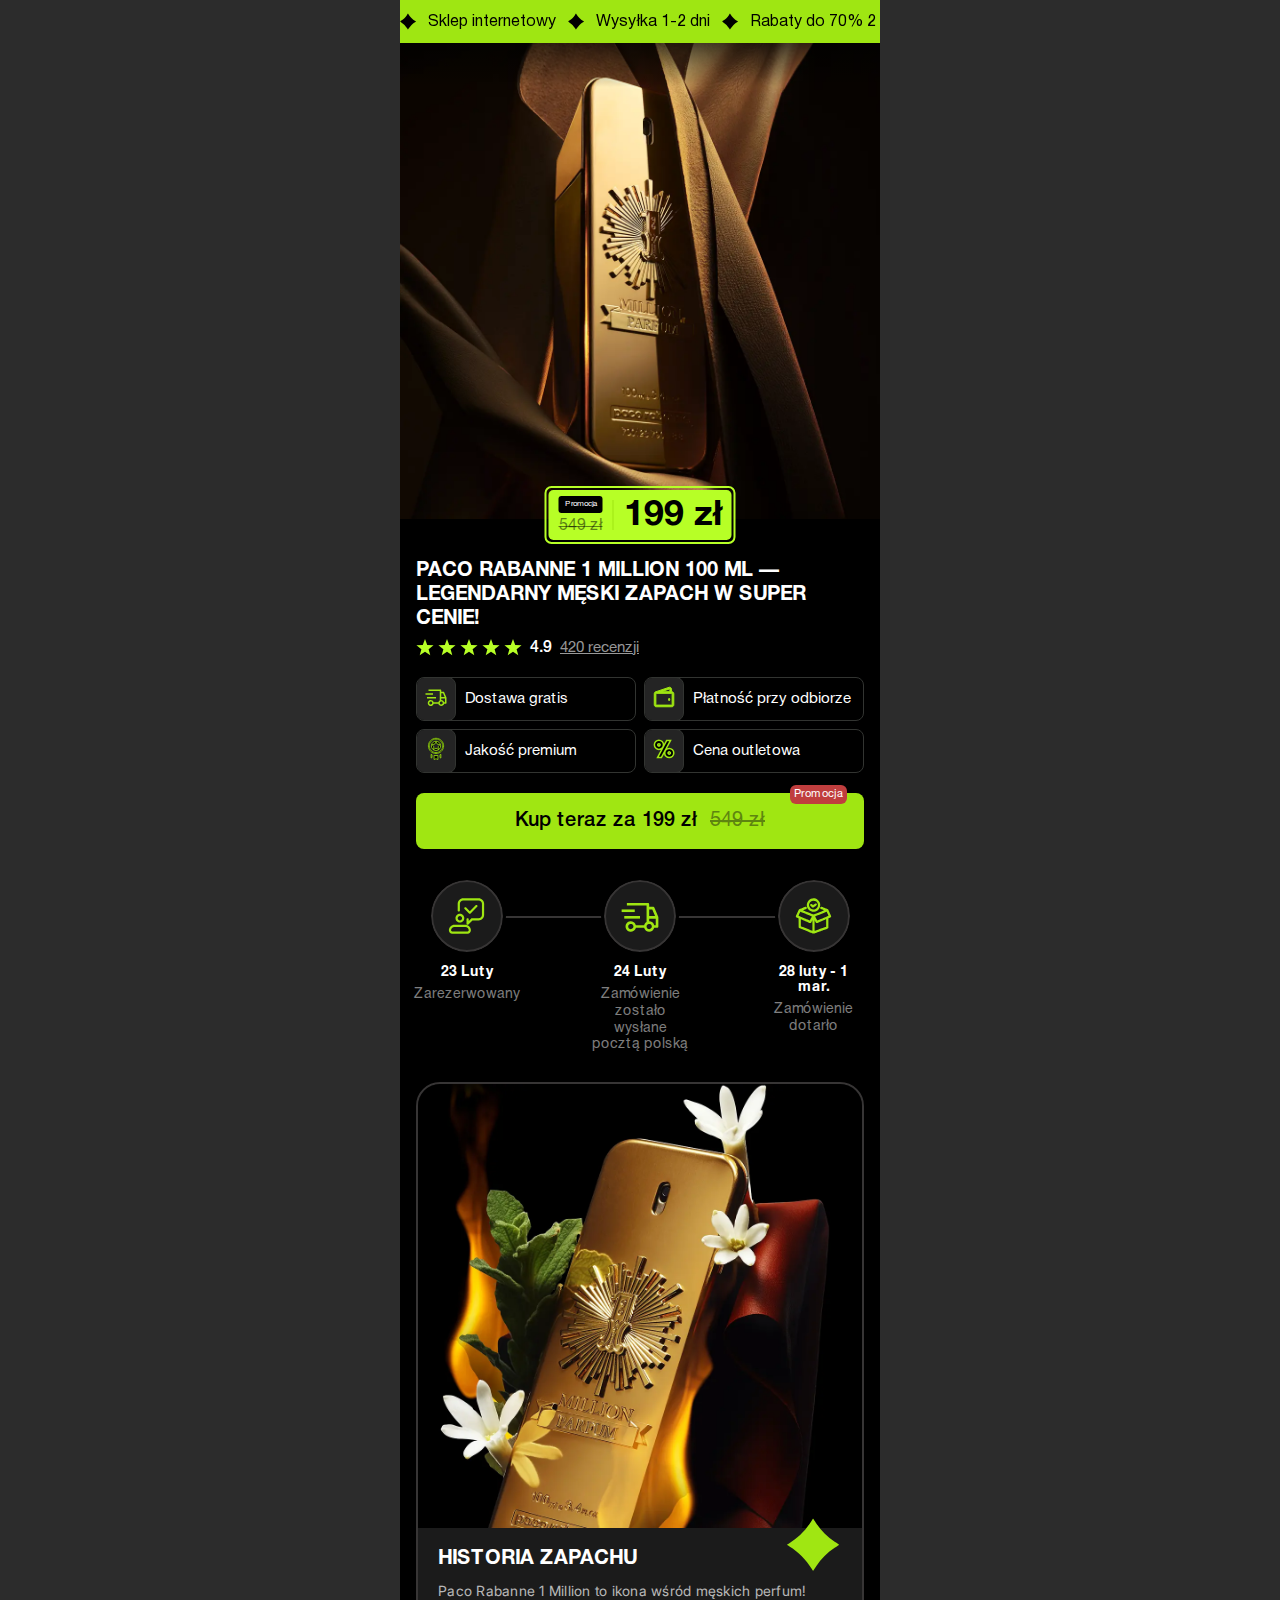
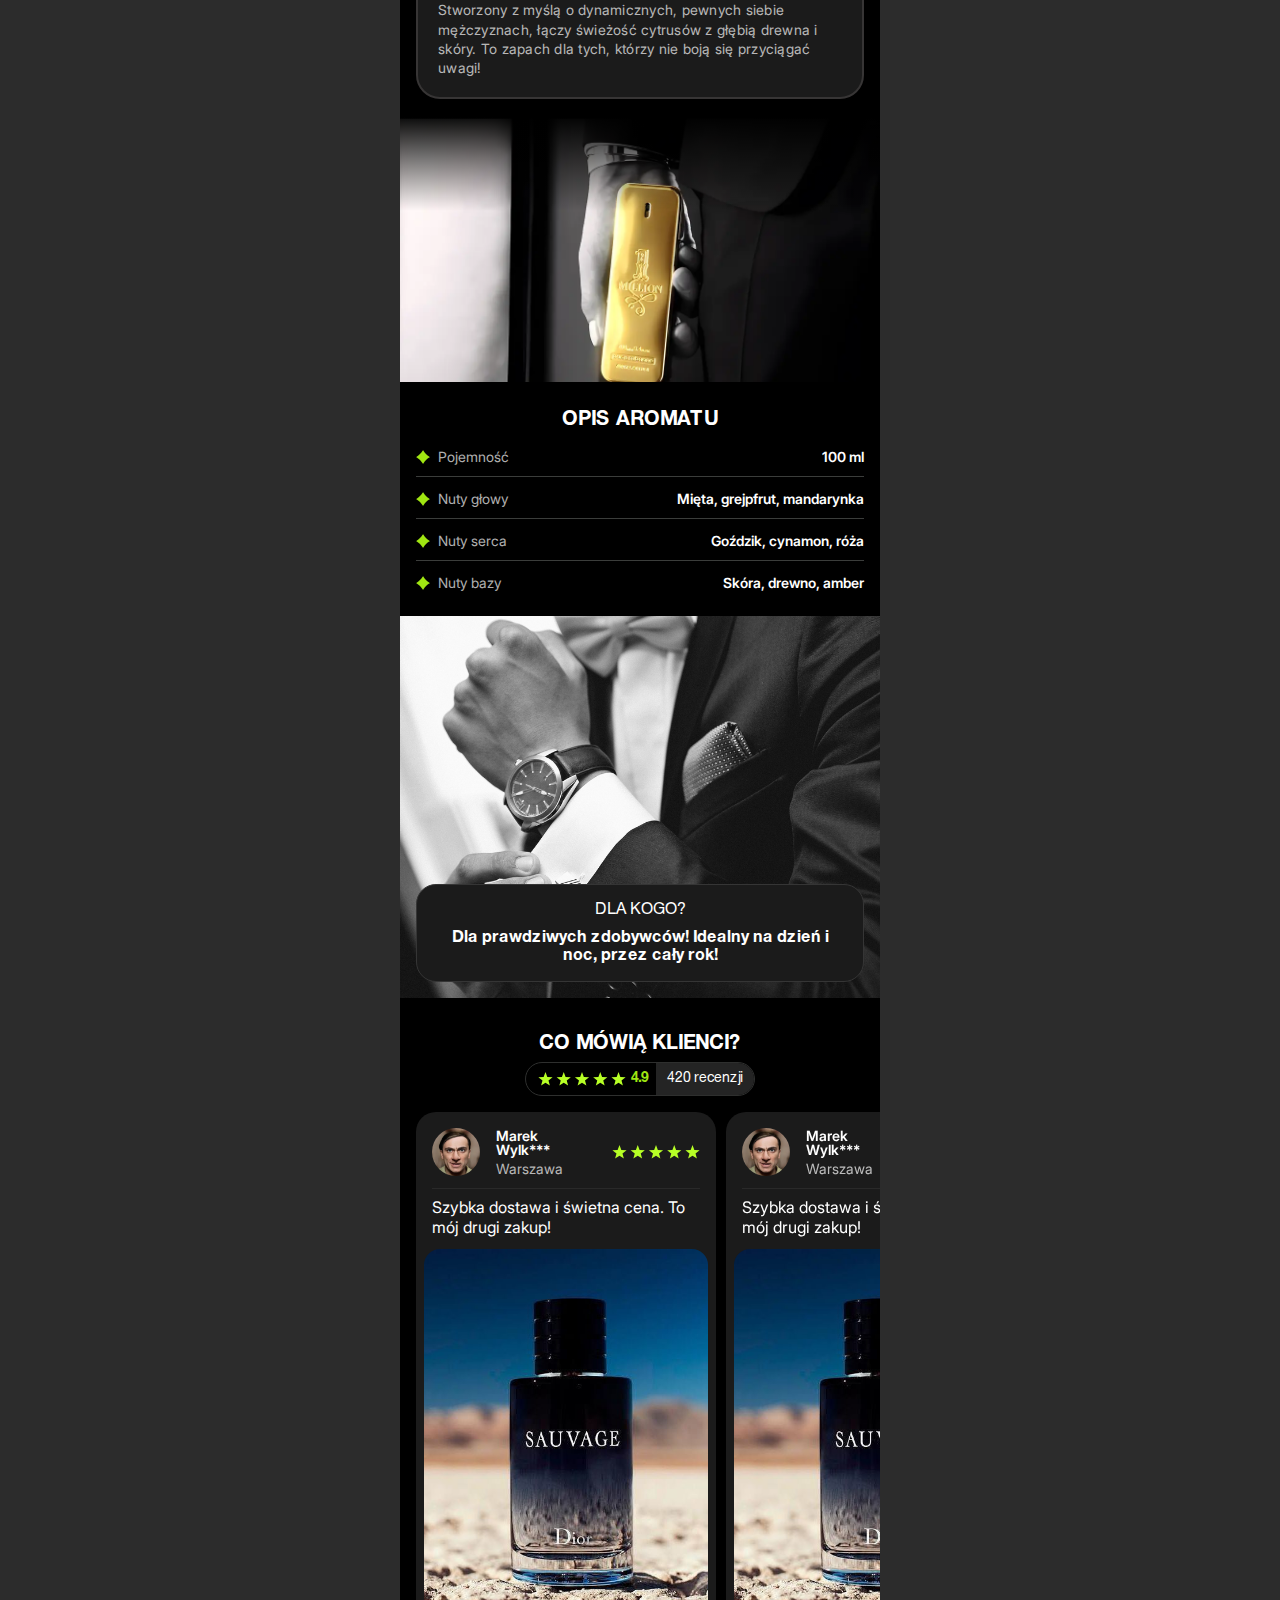
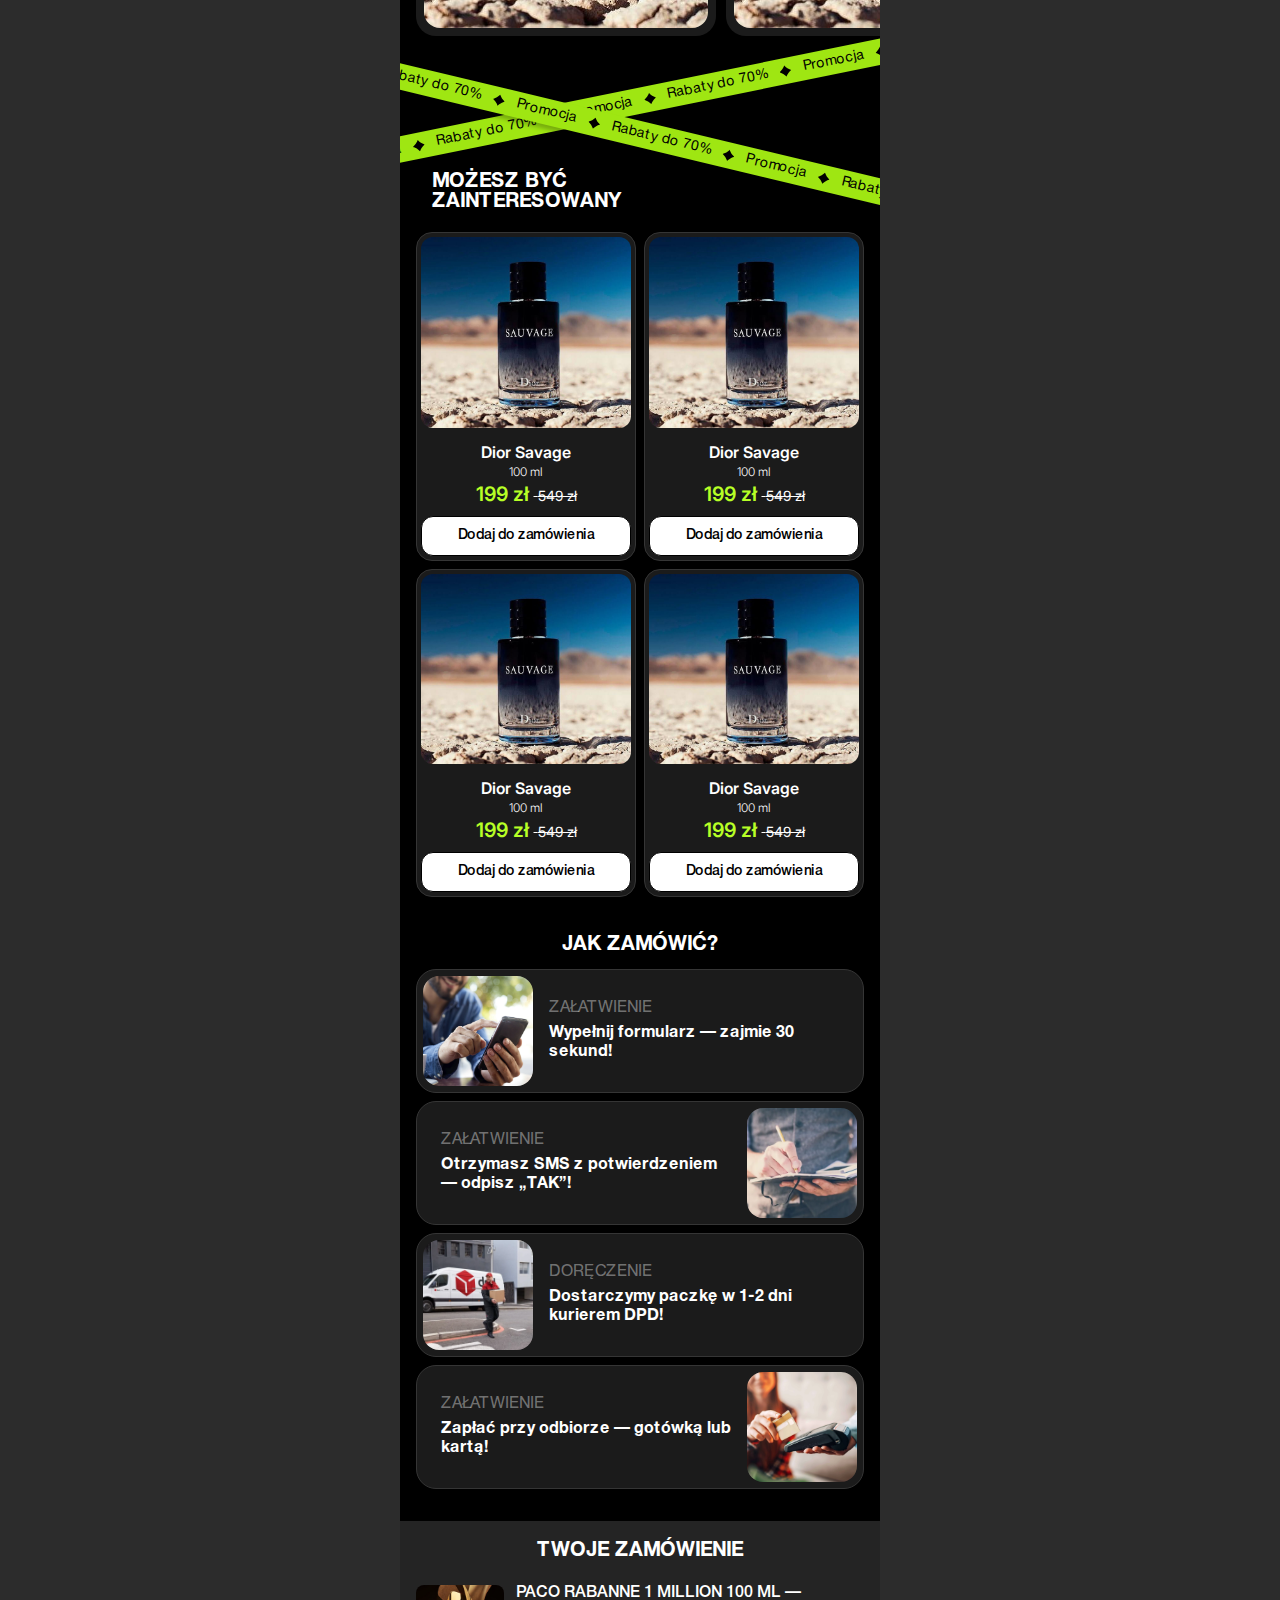
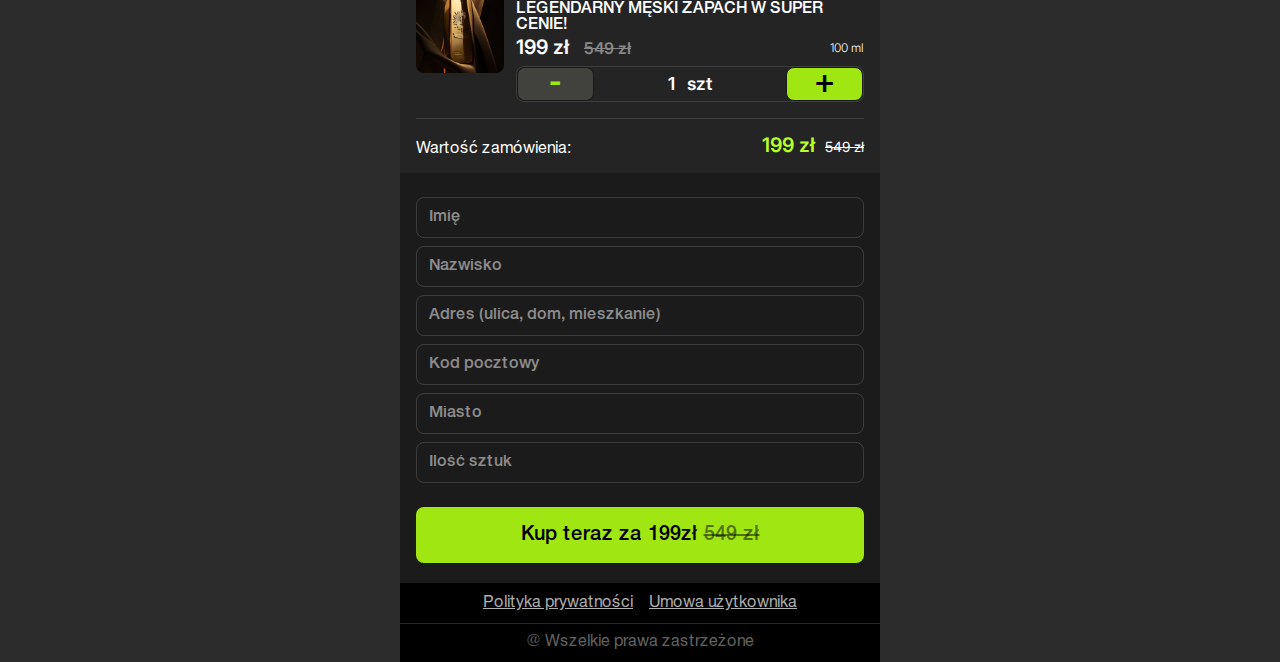
<file: index.html>
<!DOCTYPE html>
<html lang="en">
<head>
	<meta charset="UTF-8">
	<meta name="viewport" content="width=device-width, initial-scale=1.0">
	<title>Landing парфюм</title>
	<link rel="stylesheet" href="./styles.css">
</head>
<body>
	<div class="main_wrapper">
		<header class="header">
			<div class="header__wrapper">
        <div class="header__content">
					<img src="./imgs/icons/star.svg" alt="star"/>
					<div class="header__item">Sklep internetowy</div>
					<img src="./imgs/icons/star.svg" alt="star"/>
					<div class="header__item">Wysyłka 1-2 dni</div>
					<img src="./imgs/icons/star.svg" alt="star"/>
					<div class="header__item">Rabaty do 70% 2</div>
					<img src="./imgs/icons/star.svg" alt="star"/>
					<div class="header__item">Doskonała jakość</div>
					<img src="./imgs/icons/star.svg" alt="star"/>

					<div class="header__item">Sklep internetowy</div>
					<img src="./imgs/icons/star.svg" alt="star"/>
					<div class="header__item">Wysyłka 1-2 dni</div>
					<img src="./imgs/icons/star.svg" alt="star"/>
					<div class="header__item">Rabaty do 70% 2</div>
					<img src="./imgs/icons/star.svg" alt="star"/>
					<div class="header__item">Doskonała jakość</div>

					<img src="./imgs/icons/star.svg" alt="star"/>
					<div class="header__item">Sklep internetowy</div>
					<img src="./imgs/icons/star.svg" alt="star"/>
					<div class="header__item">Wysyłka 1-2 dni</div>
					<img src="./imgs/icons/star.svg" alt="star"/>
					<div class="header__item">Rabaty do 70% 2</div>
					<img src="./imgs/icons/star.svg" alt="star"/>
					<div class="header__item">Doskonała jakość</div>

					<img src="./imgs/icons/star.svg" alt="star"/>
					<div class="header__item">Sklep internetowy</div>
					<img src="./imgs/icons/star.svg" alt="star"/>
					<div class="header__item">Wysyłka 1-2 dni</div>
					<img src="./imgs/icons/star.svg" alt="star"/>
					<div class="header__item">Rabaty do 70% 2</div>
					<img src="./imgs/icons/star.svg" alt="star"/>
					<div class="header__item">Doskonała jakość</div>

					<img src="./imgs/icons/star.svg" alt="star"/>
					<div class="header__item">Sklep internetowy</div>
					<img src="./imgs/icons/star.svg" alt="star"/>
					<div class="header__item">Wysyłka 1-2 dni</div>
					<img src="./imgs/icons/star.svg" alt="star"/>
					<div class="header__item">Rabaty do 70% 2</div>
					<img src="./imgs/icons/star.svg" alt="star"/>
					<div class="header__item">Doskonała jakość</div>
        </div>
    </div>
		</header>
		<section class="hero">
			<div class="hero__inner">
				<div class="hero__img-wrapper">
					<img class="hero__img" src="./imgs/paco-rabanne-1-million-100-ml.webp" alt="image"/>
				</div>

				<div class="hero__content container">
					<div class="hero__price">
						<div class="hero__price-wrapper">
							<div class="hero__price-col">
								<span class="hero__price-tag">Promocja</span>
								<span class="hero__price-old"><span>549</span> zł</span>
							</div>
							<div class="hero__price-line"></div>
							<div class="hero__price-now"><span>199</span> zł</div>
						</div>
					</div>
					<h1 class="hero__title">PACO RABANNE 1 MILLION 100 ML — LEGENDARNY MĘSKI ZAPACH W SUPER CENIE!</h1>

					<div class="hero__rating">
						<img class="hero__rating-img" src="./imgs/icons/stars.svg" alt="stars"/>
						<span class="hero__rating-value">4.9</span>
						<span class="hero__rating-reviews">420 recenzji</span>
					</div>

					<div class="hero__cards">
						<div class="hero__card">
							<div class="hero__card-img">
								<img src="./imgs/icons/delivery.svg" alt="delivery"/>
							</div>
							<p class="hero__card-desc">Dostawa gratis</p>
						</div>

						<div class="hero__card">
							<div class="hero__card-img">
								<img src="./imgs/icons/wallet.svg" alt="delivery"/>
							</div>
							<p class="hero__card-desc">Płatność przy odbiorze</p>
						</div>

						<div class="hero__card">
							<div class="hero__card-img">
								<img src="./imgs/icons/premium.svg" alt="delivery"/>
							</div>
							<p class="hero__card-desc">Jakość premium</p>
						</div>

						<div class="hero__card">
							<div class="hero__card-img">
								<img src="./imgs/icons/discount.svg" alt="delivery"/>
							</div>
							<p class="hero__card-desc">Cena outletowa</p>
						</div>
					</div>

					<button class="hero__btn hero__btn--promocja" onclick="addProductToCard()">Kup teraz za 199 zł &nbsp;<span>549 zł</span></button>
				</div>
			</div>
		</section>

		<section class="advantages">
			<div class="container">
				<div class="advantages__inner">
					<div class="advantages__hr"></div>

					<div class="advantages__item">
						<div class="advantages__item-img">
							<img src="./imgs/icons/advantages-1.svg" alt="advantages"/>
						</div>
						<div class="advantages__item-title">23 Luty</div>
						<div class="advantages__item-desc">Zarezerwowany</div>
					</div>

					<div class="advantages__item">
						<div class="advantages__item-img">
							<img src="./imgs/icons/advantages-2.svg" alt="advantages"/>
						</div>
						<div class="advantages__item-title">24 Luty</div>
						<div class="advantages__item-desc">Zamówienie zostało wysłane pocztą polską</div>
					</div>

					<div class="advantages__item">
						<div class="advantages__item-img">
							<img src="./imgs/icons/advantages-3.svg" alt="advantages"/>
						</div>
						<div class="advantages__item-title">28 luty - 1 mar. </div>
						<div class="advantages__item-desc">Zamówienie dotarło</div>
					</div>
				</div>
			</div>
		</section>

		<section class="history">
			<div class="container">
				<div class="history__item">
					<img src="./imgs/paco-rabanne-1-million-100-ml-history.webp" alt="history" class="history__item-img">
					<div class="history__item-content">
						<h3 class="history__item-title">HISTORIA ZAPACHU</h3>
						<p class="history__item-desc">Paco Rabanne 1 Million to ikona wśród męskich perfum! Stworzony z myślą o dynamicznych, pewnych siebie mężczyznach, łączy świeżość cytrusów z głębią drewna i skóry. To zapach dla tych, którzy nie boją się przyciągać uwagi!</p>
					</div>
				</div>
			</div>
		</section>

		<section class="desc">
			<img src="./imgs/paco-rabanne-1-million-100-ml-desc.webp" alt="desc" class="desc__img">
			<div class="container">
				<h3 class="desc__title">OPIS AROMATU</h3>
				<div class="desc__options">
					<div class="desc__item">
						<h5 class="desc__item-title">Pojemność</h5>
						<span class="desc__item-span">100 ml</span>
					</div>
					<div class="desc__item">
						<h5 class="desc__item-title">Nuty głowy</h5>
						<span class="desc__item-span">Mięta, grejpfrut, mandarynka</span>
					</div>
					<div class="desc__item">
						<h5 class="desc__item-title">Nuty serca</h5>
						<span class="desc__item-span">Goździk, cynamon, róża</span>
					</div>
					<div class="desc__item">
						<h5 class="desc__item-title">Nuty bazy</h5>
						<span class="desc__item-span">Skóra, drewno, amber</span>
					</div>
				</div>
			</div>
		</section>
		<section class="forwho">
			<img class="forwho__img" src="./imgs/for-who.webp" alt="for-who"/>
			<div class="forwho__card">
				<h3 class="forwho__card-title">Dla kogo?</h3>
				<p class="forwho__card-desc">Dla prawdziwych zdobywców! Idealny na dzień i noc, przez cały rok!</p>
			</div>
		</section>
		<section class="clients">
			<h3 class="clients__title">CO MÓWIĄ KLIENCI?</h3>
			<div class="clients__rating">
				<img class="clients__rating-img" src="./imgs/icons/stars.svg" alt="stars"/>
				<span class="clients__rating-value">4.9</span>
				<span class="clients__rating-reviews">420 recenzji</span>
			</div>
			<div class="clients__splide splide">
				<div class="back-button" style="display: none;">
					<span>←</span>
				</div>
				<div class="splide__track clients__track">
					<ul class="splide__list clients__list">
						<li data-index="0" class="splide__slide clients__slide">
							<header class="clients__slide-header">
								<img class="clients__slide-header-img" src="./imgs/person.webp" alt="clients__slide"/>
								<div class="clients__slide-info">
									<h4 class="clients__slide-name">Marek <br> Wylk***</h4>
									<div class="clients__slide-city">Warszawa</div>
								</div>
								<img class="clients__slide-stars" src="./imgs/icons/stars.svg" alt="stars"/>
							</header>
							<div class="clients__slide-content">
								<p class="clients__slide-p">Szybka dostawa i świetna cena. To mój drugi zakup!</p>
								<img class="clients__slide-img" src="./imgs/dior.webp" alt="Perfumy"/>
							</div>
						</li>
						<li data-index="1" class="splide__slide clients__slide">
							<header class="clients__slide-header">
								<img class="clients__slide-header-img" src="./imgs/person.webp" alt="clients__slide"/>
								<div class="clients__slide-info">
									<h4 class="clients__slide-name">Marek <br> Wylk***</h4>
									<div class="clients__slide-city">Warszawa</div>
								</div>
								<img class="clients__slide-stars" src="./imgs/icons/stars.svg" alt="stars"/>
							</header>
							<div class="clients__slide-content">
								<p class="clients__slide-p">Szybka dostawa i świetna cena. To mój drugi zakup!</p>
								<img class="clients__slide-img" src="./imgs/dior.webp" alt="Perfumy"/>
							</div>
						</li>
						<li data-index="2" class="splide__slide clients__slide">
							<header class="clients__slide-header">
								<img class="clients__slide-header-img" src="./imgs/person.webp" alt="clients__slide"/>
								<div class="clients__slide-info">
									<h4 class="clients__slide-name">Marek <br> Wylk***</h4>
									<div class="clients__slide-city">Warszawa</div>
								</div>
								<img class="clients__slide-stars" src="./imgs/icons/stars.svg" alt="stars"/>
							</header>
							<div class="clients__slide-content">
								<p class="clients__slide-p">Szybka dostawa i świetna cena. To mój drugi zakup!</p>
								<img class="clients__slide-img" src="./imgs/dior.webp" alt="Perfumy"/>
							</div>
						</li>
						<li data-index="3" class="splide__slide clients__slide">
							<header class="clients__slide-header">
								<img class="clients__slide-header-img" src="./imgs/person.webp" alt="clients__slide"/>
								<div class="clients__slide-info">
									<h4 class="clients__slide-name">Marek <br> Wylk***</h4>
									<div class="clients__slide-city">Warszawa</div>
								</div>
								<img class="clients__slide-stars" src="./imgs/icons/stars.svg" alt="stars"/>
							</header>
							<div class="clients__slide-content">
								<p class="clients__slide-p">Szybka dostawa i świetna cena. To mój drugi zakup!</p>
								<img class="clients__slide-img" src="./imgs/dior.webp" alt="Perfumy"/>
							</div>
						</li>
						<li data-index="4" class="splide__slide clients__slide">
							<header class="clients__slide-header">
								<img class="clients__slide-header-img" src="./imgs/person.webp" alt="clients__slide"/>
								<div class="clients__slide-info">
									<h4 class="clients__slide-name">Marek <br> Wylk***</h4>
									<div class="clients__slide-city">Warszawa</div>
								</div>
								<img class="clients__slide-stars" src="./imgs/icons/stars.svg" alt="stars"/>
							</header>
							<div class="clients__slide-content">
								<p class="clients__slide-p">Szybka dostawa i świetna cena. To mój drugi zakup!</p>
								<img class="clients__slide-img" src="./imgs/dior.webp" alt="Perfumy"/>
							</div>
						</li>
					</ul>
				</div>
			</div>
		</section>
		<section class="banners">
			<div class="banners__line">
				<img src="./imgs/icons/star.svg" alt="star"/>
				<div class="banners__line-item">Promocja</div>
				<img src="./imgs/icons/star.svg" alt="star"/>
				<div class="banners__line-item">Rabaty do 70%</div>
				<img src="./imgs/icons/star.svg" alt="star"/>
				<div class="banners__line-item">Promocja</div>
				<img src="./imgs/icons/star.svg" alt="star"/>
				<div class="banners__line-item">Rabaty do 70%</div>
				<img src="./imgs/icons/star.svg" alt="star"/>
				<div class="banners__line-item">Promocja</div>
				<img src="./imgs/icons/star.svg" alt="star"/>
				<div class="banners__line-item">Rabaty do 70%</div>
			</div>
			<div class="banners__line">
				<img src="./imgs/icons/star.svg" alt="star"/>
				<div class="banners__line-item">Promocja</div>
				<img src="./imgs/icons/star.svg" alt="star"/>
				<div class="banners__line-item">Rabaty do 70%</div>
				<img src="./imgs/icons/star.svg" alt="star"/>
				<div class="banners__line-item">Promocja</div>
				<img src="./imgs/icons/star.svg" alt="star"/>
				<div class="banners__line-item">Rabaty do 70%</div>
				<img src="./imgs/icons/star.svg" alt="star"/>
				<div class="banners__line-item">Promocja</div>
				<img src="./imgs/icons/star.svg" alt="star"/>
				<div class="banners__line-item">Rabaty do 70%</div>
			</div>
		</section>
		<section class="catalog">
			<div class="container">
				<div class="catalog__inner">
					<h3 class="catalog__title">
						Możesz być <br>
						zainteresowany
					</h3>
					<div class="catalog__cards">
						<div class="catalog__card">
							<a href="index.html">
								<img src="./imgs/dior.webp" alt="perfumy" class="catalog__card-img">
								<h5 class="catalog__card-title">Dior Savage</h5>
								<div class="catalog__card-desc">100 ml</div>
								<div class="catalog__card-price">
									<span class="catalog__card-price--now">199</span> zł
									<span>&nbsp;<span class="catalog__card-price--old">549</span>&nbsp;zł</span>
								</div>
							</a>
							<button class="catalog__card-btn">Dodaj do zamówienia</button>
						</div>
						<div class="catalog__card">
							<a href="index.html">
								<img src="./imgs/dior.webp" alt="perfumy" class="catalog__card-img">
								<h5 class="catalog__card-title">Dior Savage</h5>
								<div class="catalog__card-desc">100 ml</div>
								<div class="catalog__card-price">
									<span class="catalog__card-price--now">199</span> zł
									<span>&nbsp;<span class="catalog__card-price--old">549</span>&nbsp;zł</span>
								</div>
							</a>
							<button class="catalog__card-btn">Dodaj do zamówienia</button>
						</div>
						<div class="catalog__card">
							<a href="index.html">
								<img src="./imgs/dior.webp" alt="perfumy" class="catalog__card-img">
								<h5 class="catalog__card-title">Dior Savage</h5>
								<div class="catalog__card-desc">100 ml</div>
								<div class="catalog__card-price">
									<span class="catalog__card-price--now">199</span> zł
									<span>&nbsp;<span class="catalog__card-price--old">549</span>&nbsp;zł</span>
								</div>
							</a>
							<button class="catalog__card-btn">Dodaj do zamówienia</button>
						</div>
						<div class="catalog__card">
							<a href="index.html">
								<img src="./imgs/dior.webp" alt="perfumy" class="catalog__card-img">
								<h5 class="catalog__card-title">Dior Savage</h5>
								<div class="catalog__card-desc">100 ml</div>
								<div class="catalog__card-price">
									<span class="catalog__card-price--now">199</span> zł
									<span>&nbsp;<span class="catalog__card-price--old">549</span>&nbsp;zł</span>
								</div>
							</a>
							<button class="catalog__card-btn">Dodaj do zamówienia</button>
						</div>
					</div>
				</div>
			</div>
		</section>
		<section class="order">
			<div class="container">
				<div class="order__inner">
					<h3 class="order__title">JAK ZAMÓWIĆ?</h3>
					<div class="order__cards">
						<div class="order__card">
							<img src="./imgs/order-1.webp" alt="order" class="order__card-img">
							<div class="order__card-content">
								<h5 class="order__card-title">ZAŁATWIENIE</h5>
								<p class="order__card-desc">Wypełnij formularz — zajmie 30 sekund!</p>
							</div>
						</div>
						<div class="order__card">
							<img src="./imgs/order-2.webp" alt="order" class="order__card-img">
							<div class="order__card-content">
								<h5 class="order__card-title">ZAŁATWIENIE</h5>
								<p class="order__card-desc">Otrzymasz SMS z potwierdzeniem — odpisz „TAK”!</p>
							</div>
						</div>
						<div class="order__card">
							<img src="./imgs/order-3.webp" alt="order" class="order__card-img">
							<div class="order__card-content">
								<h5 class="order__card-title">DORĘCZENIE</h5>
								<p class="order__card-desc">Dostarczymy paczkę w 1-2 dni kurierem DPD!</p>
							</div>
						</div>
						<div class="order__card">
							<img src="./imgs/order-4.webp" alt="order" class="order__card-img">
							<div class="order__card-content">
								<h5 class="order__card-title">ZAŁATWIENIE</h5>
								<p class="order__card-desc">Zapłać przy odbiorze — gotówką lub kartą!</p>
							</div>
						</div>
					</div>
				</div>
			</div>
		</section>
		<section class="cart">
			<div class="container">
				<div class="cart__inner">
					<h3 class="cart__title">Twoje zamówienie</h3>
					<ul class="cart__list">
						<!-- <li class="cart__item">
							<img src="./imgs/paco-rabanne-1-million-100-ml-history.webp" alt="perfumy" class="cart__item-img">
							<div class="cart__item-body">
								<h5 class="cart__item-title">PACO RABANNE 1 MILLION </h5>
								<div class="cart__item-info">
									<div class="cart__item-price">199 zł &nbsp; <span>549 zł</span></div>
									<div class="cart__item-size">100 ml</div>
								</div>
								<div class="cart__item-amount">
									<button class="cart__item-minus">-</button>
									<div class="cart__item-count">
										<span class="cart__item-count-number">1</span>
										&nbsp; szt
									</div>
									<button class="cart__item-plus">+</button>
								</div>
							</div>
						</li>
						<li class="cart__item">
							<img src="./imgs/paco-rabanne-1-million-100-ml-history.webp" alt="perfumy" class="cart__item-img">
							<div class="cart__item-body">
								<h5 class="cart__item-title">PACO RABANNE 1 MILLION </h5>
								<div class="cart__item-info">
									<div class="cart__item-price">199 zł &nbsp; <span>549 zł</span></div>
									<div class="cart__item-size">100 ml</div>
								</div>
								<div class="cart__item-amount">
									<button class="cart__item-minus">-</button>
									<div class="cart__item-count">
										<span class="cart__item-count-number">1</span>
										&nbsp; szt
									</div>
									<button class="cart__item-plus">+</button>
								</div>
							</div>
						</li> -->
					</ul>
					<div class="cart__total">
						<div class="cart__total-title">Wartość zamówienia:</div>
						<div class="cart__total-price"><span class="cart__total-price-now">398</span> zł  &nbsp;<span class="cart__total-price-old"><span>1098</span> zł</span></div>
					</div>
				</div>
			</div>
		</section>
		<section class="order-form">
			<div class="container">
				<form class="order-form__form" method="post" action="api" id="order_form">
					<input class="order-form__field" type="text" id="name" name="name" placeholder="Imię" required>
					<input class="order-form__field" type="text" id="lastname" name="lastname" placeholder="Nazwisko" required>
					<input class="order-form__field" type="text" id="address" name="address" placeholder="Adres (ulica, dom, mieszkanie)" required>
					<input class="order-form__field" type="text" name="kod" id="kod" placeholder="Kod pocztowy" required>
					<input class="order-form__field" type="text" name="city" id="city" placeholder="Miasto" required>
					<input class="order-form__field" type="number" name="qty" id="qty" placeholder="Ilość sztuk" required>
					<button class="order-form__btn" type="submit">Kup teraz za&nbsp;
						<span class="order-form__price-now">199</span> zł&nbsp;
						<span class="order-form__price-old"><span>549</span> zł</span></button>
				</form>
			</div>
		</section>

		<footer class="footer">
			<div class="footer__links">
				<a href="https://zestaw3.markowa-bielizna.store/police" class="footer__link">Polityka prywatności</a>
				<a href="https://zestaw3.markowa-bielizna.store/agreement" class="footer__link">Umowa użytkownika</a>
			</div>
			<div class="footer__copyright">@ Wszelkie prawa zastrzeżone</div>
		</footer>
	</div>

	<link rel="stylesheet" href="https://cdn.jsdelivr.net/npm/@splidejs/splide@4.1.4/dist/css/splide.min.css">
	<script src="https://cdn.jsdelivr.net/npm/@splidejs/splide@4.1.4/dist/js/splide.min.js"></script>
	<script src='./scripts.js'></script>
</body>
</html>
</file>
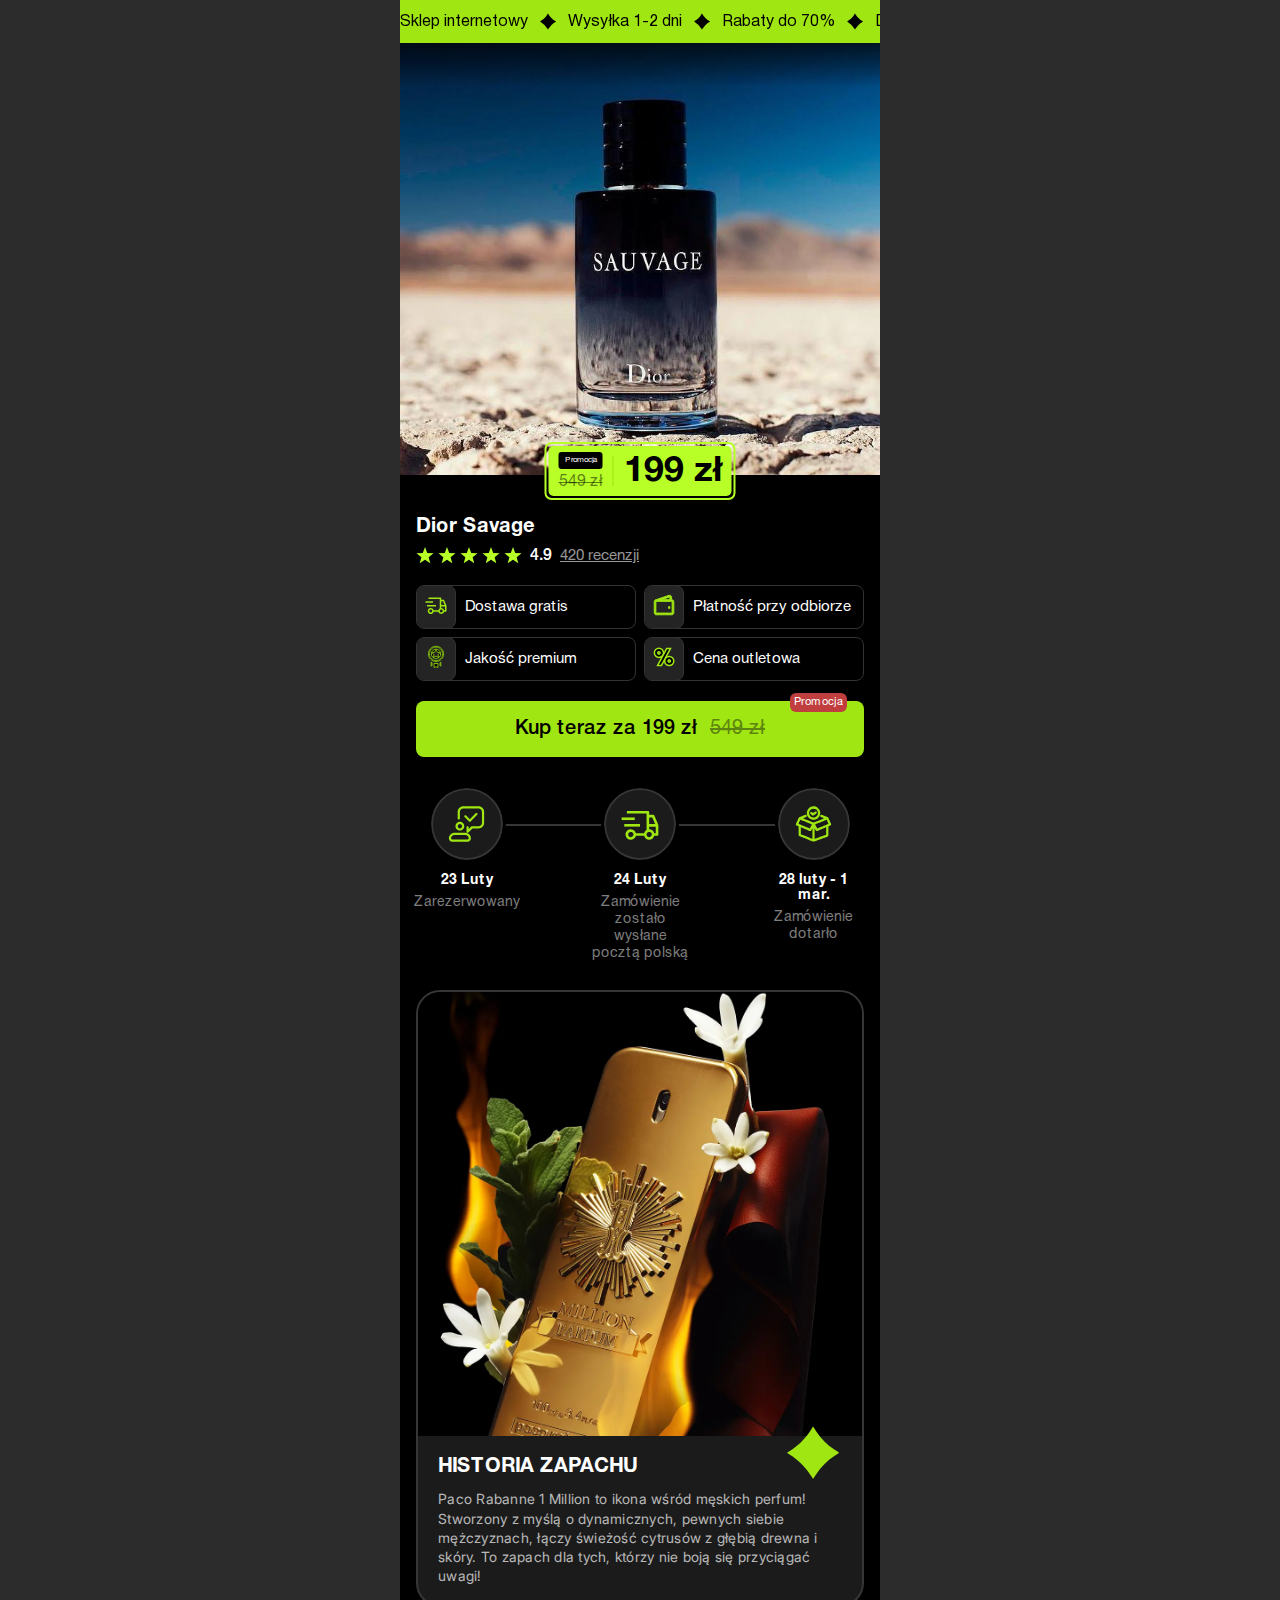
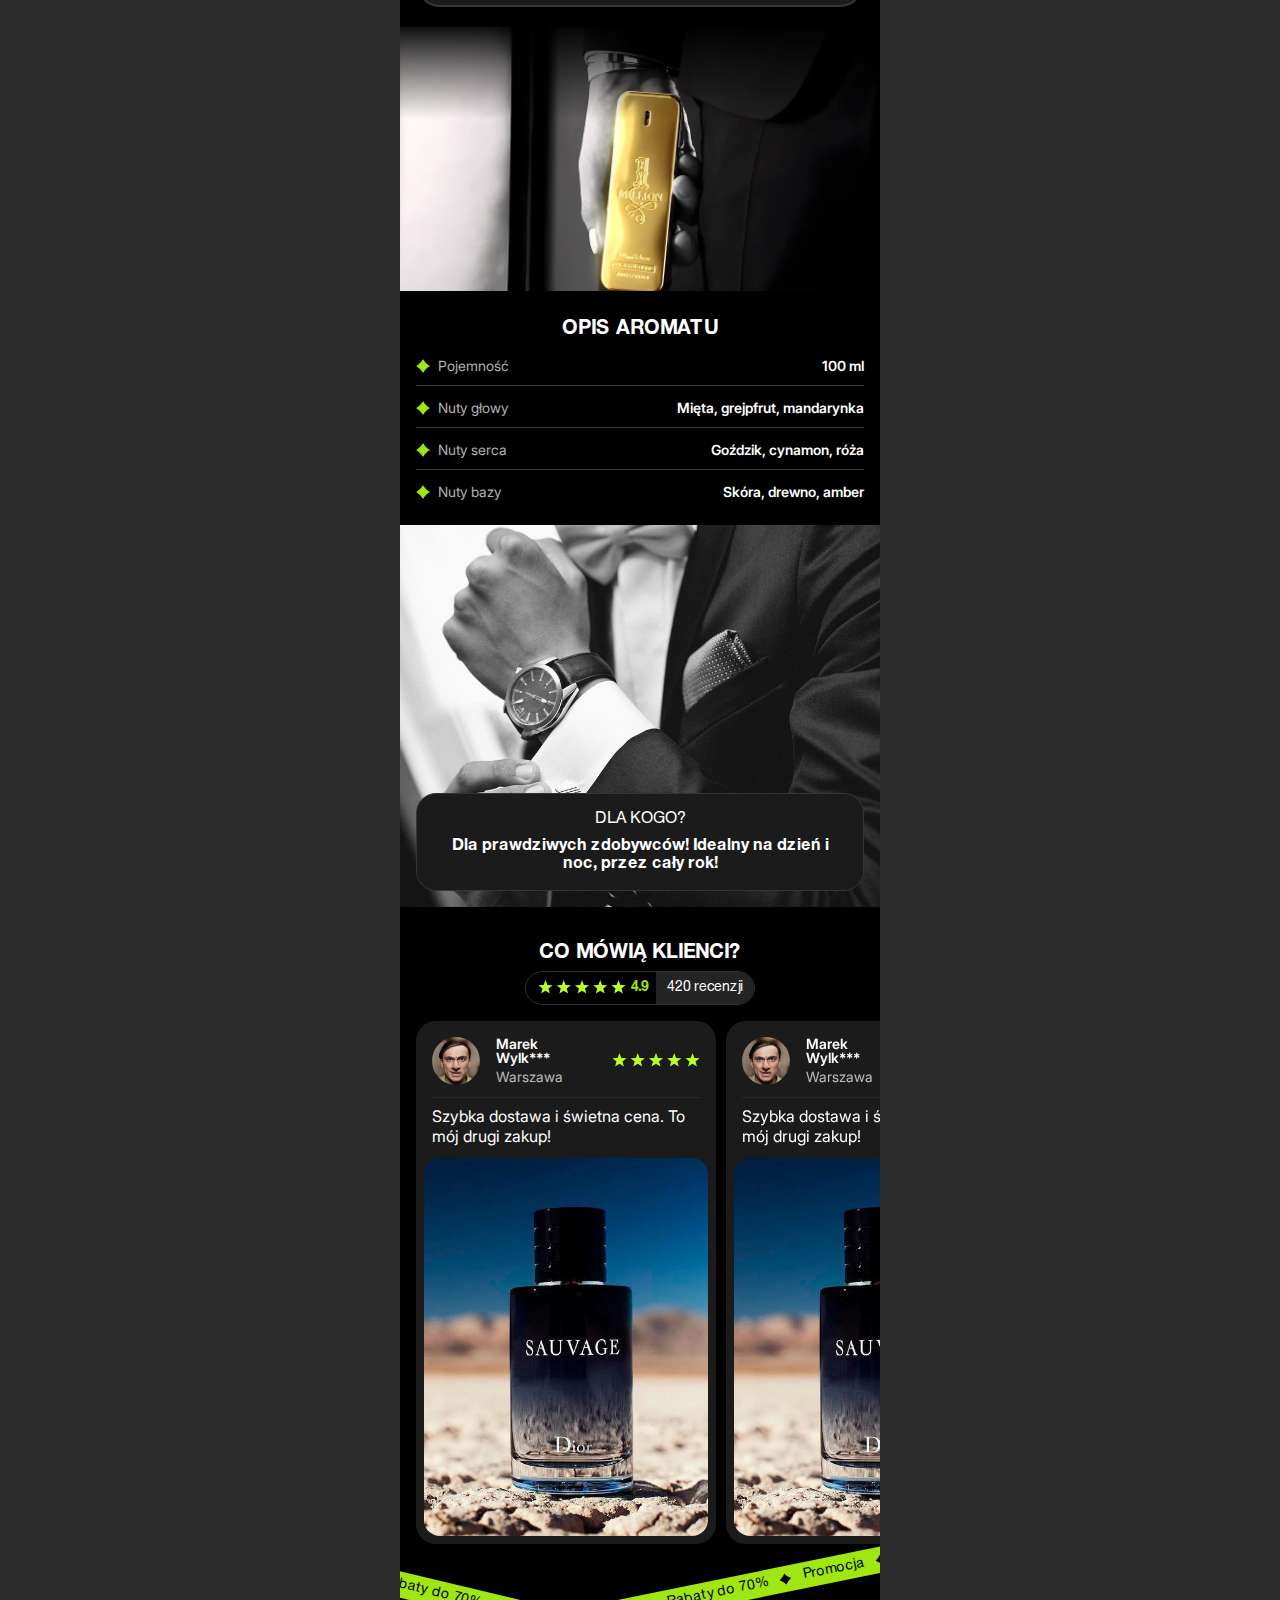
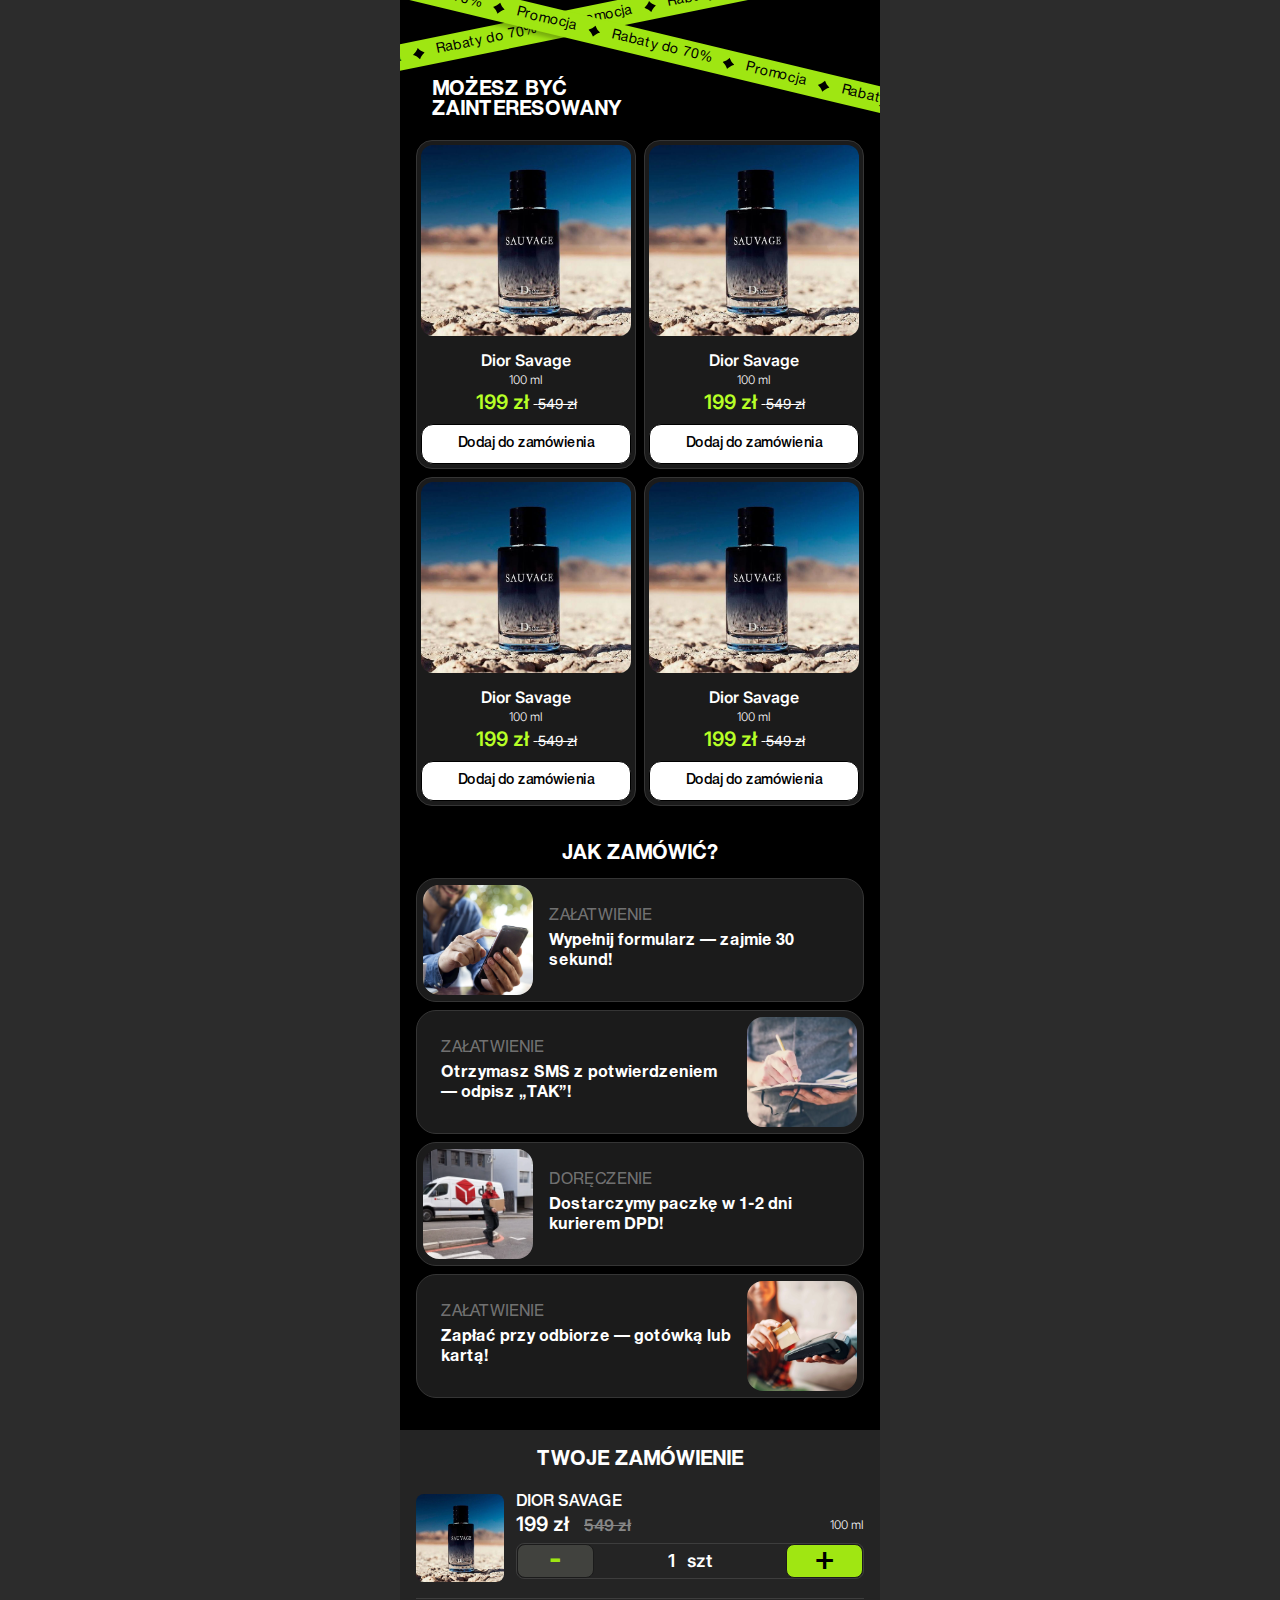
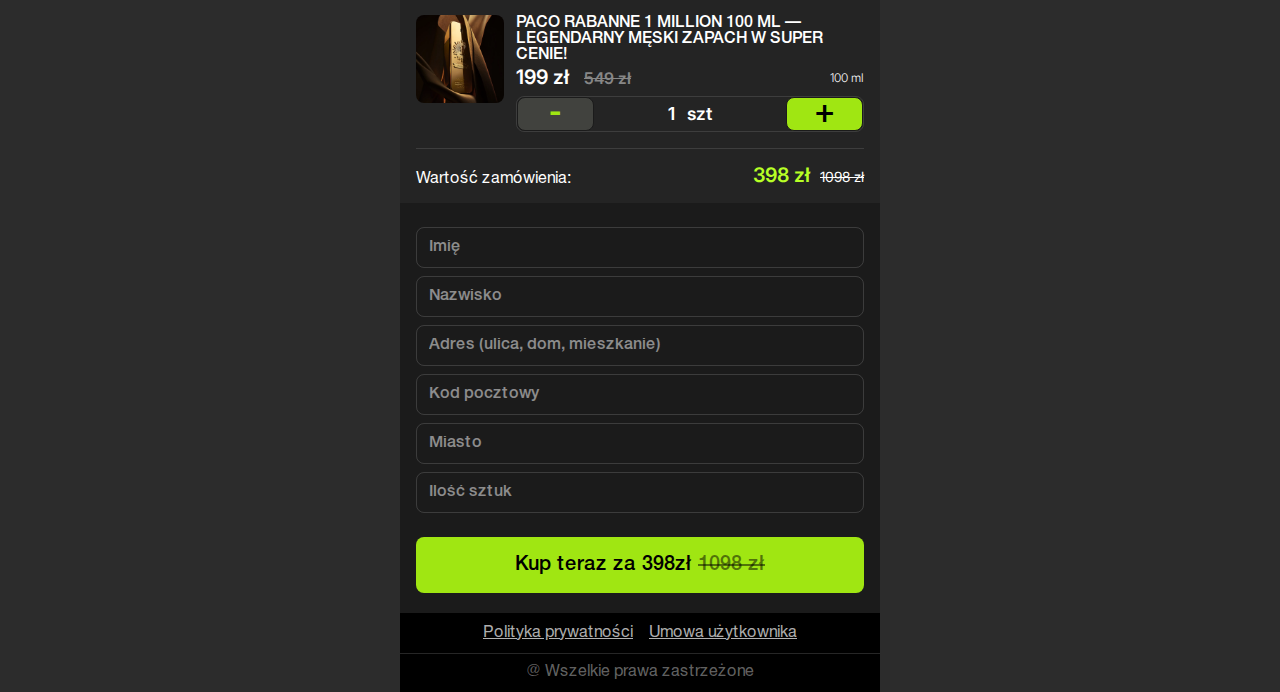
<file: product-02.html>
<!DOCTYPE html>
<html lang="en">
<head>
	<meta charset="UTF-8">
	<meta name="viewport" content="width=device-width, initial-scale=1.0">
	<title>Landing парфюм</title>
	<link rel="stylesheet" href="./styles.css">
</head>
<body>
	<div class="main_wrapper">
		<header class="header">
			<div class="header__wrapper" >
        <div class="header__content">
					<div class="header__item">Sklep internetowy</div>
					<img src="./imgs/icons/star.svg" alt="star"/>
					<div class="header__item">Wysyłka 1-2 dni</div>
					<img src="./imgs/icons/star.svg" alt="star"/>
					<div class="header__item">Rabaty do 70%</div>
					<img src="./imgs/icons/star.svg" alt="star"/>
					<div class="header__item">Doskonała jakość</div>
					<img src="./imgs/icons/star.svg" alt="star"/>
        </div>
				<div aria-hidden class="header__content">
					<div class="header__item">Sklep internetowy</div>
					<img src="./imgs/icons/star.svg" alt="star"/>
					<div class="header__item">Wysyłka 1-2 dni</div>
					<img src="./imgs/icons/star.svg" alt="star"/>
					<div class="header__item">Rabaty do 70% 2</div>
					<img src="./imgs/icons/star.svg" alt="star"/>
					<div class="header__item">Doskonała jakość</div>
					<img src="./imgs/icons/star.svg" alt="star"/>
        </div>
				<div aria-hidden class="header__content">
					<div class="header__item">Sklep internetowy</div>
					<img src="./imgs/icons/star.svg" alt="star"/>
					<div class="header__item">Wysyłka 1-2 dni</div>
					<img src="./imgs/icons/star.svg" alt="star"/>
					<div class="header__item">Rabaty do 70% 2</div>
					<img src="./imgs/icons/star.svg" alt="star"/>
					<div class="header__item">Doskonała jakość</div>
					<img src="./imgs/icons/star.svg" alt="star"/>
        </div>
    	</div>
		</header>
		<section class="hero">
			<div class="hero__inner">
				<div class="hero__img-wrapper">
					<img class="hero__img" src="./imgs/dior.webp" alt="image"/>
				</div>

				<div class="hero__content container">
					<div class="hero__price">
						<div class="hero__price-wrapper">
							<div class="hero__price-col">
								<span class="hero__price-tag">Promocja</span>
								<span class="hero__price-old"><span>549</span> zł</span>
							</div>
							<div class="hero__price-line"></div>
							<div class="hero__price-now"><span>199</span> zł</div>
						</div>
					</div>
					<h1 class="hero__title">Dior Savage</h1>

					<div class="hero__rating">
						<img class="hero__rating-img" src="./imgs/icons/stars.svg" alt="stars"/>
						<span class="hero__rating-value">4.9</span>
						<span class="hero__rating-reviews">420 recenzji</span>
					</div>

					<div class="hero__cards">
						<div class="hero__card">
							<div class="hero__card-img">
								<img src="./imgs/icons/delivery.svg" alt="delivery"/>
							</div>
							<p class="hero__card-desc">Dostawa gratis</p>
						</div>

						<div class="hero__card">
							<div class="hero__card-img">
								<img src="./imgs/icons/wallet.svg" alt="delivery"/>
							</div>
							<p class="hero__card-desc">Płatność przy odbiorze</p>
						</div>

						<div class="hero__card">
							<div class="hero__card-img">
								<img src="./imgs/icons/premium.svg" alt="delivery"/>
							</div>
							<p class="hero__card-desc">Jakość premium</p>
						</div>

						<div class="hero__card">
							<div class="hero__card-img">
								<img src="./imgs/icons/discount.svg" alt="delivery"/>
							</div>
							<p class="hero__card-desc">Cena outletowa</p>
						</div>
					</div>

					<a href="#order-form-section" class="hero__btn hero__btn--promocja">Kup teraz za 199 zł &nbsp;<span>549 zł</span></a>
				</div>
			</div>
		</section>

		<section class="advantages">
			<div class="container">
				<div class="advantages__inner">
					<div class="advantages__hr"></div>

					<div class="advantages__item">
						<div class="advantages__item-img">
							<img src="./imgs/icons/advantages-1.svg" alt="advantages"/>
						</div>
						<div class="advantages__item-title">23 Luty</div>
						<div class="advantages__item-desc">Zarezerwowany</div>
					</div>

					<div class="advantages__item">
						<div class="advantages__item-img">
							<img src="./imgs/icons/advantages-2.svg" alt="advantages"/>
						</div>
						<div class="advantages__item-title">24 Luty</div>
						<div class="advantages__item-desc">Zamówienie zostało wysłane pocztą polską</div>
					</div>

					<div class="advantages__item">
						<div class="advantages__item-img">
							<img src="./imgs/icons/advantages-3.svg" alt="advantages"/>
						</div>
						<div class="advantages__item-title">28 luty - 1 mar. </div>
						<div class="advantages__item-desc">Zamówienie dotarło</div>
					</div>
				</div>
			</div>
		</section>

		<section class="history">
			<div class="container">
				<div class="history__item">
					<img src="./imgs/paco-rabanne-1-million-100-ml-history.webp" alt="history" class="history__item-img">
					<div class="history__item-content">
						<h3 class="history__item-title">HISTORIA ZAPACHU</h3>
						<p class="history__item-desc">Paco Rabanne 1 Million to ikona wśród męskich perfum! Stworzony z myślą o dynamicznych, pewnych siebie mężczyznach, łączy świeżość cytrusów z głębią drewna i skóry. To zapach dla tych, którzy nie boją się przyciągać uwagi!</p>
					</div>
				</div>
			</div>
		</section>

		<section class="desc">
			<img src="./imgs/paco-rabanne-1-million-100-ml-desc.webp" alt="desc" class="desc__img">
			<div class="container">
				<h3 class="desc__title">OPIS AROMATU</h3>
				<div class="desc__options">
					<div class="desc__item">
						<h5 class="desc__item-title">Pojemność</h5>
						<span class="desc__item-span">100 ml</span>
					</div>
					<div class="desc__item">
						<h5 class="desc__item-title">Nuty głowy</h5>
						<span class="desc__item-span">Mięta, grejpfrut, mandarynka</span>
					</div>
					<div class="desc__item">
						<h5 class="desc__item-title">Nuty serca</h5>
						<span class="desc__item-span">Goździk, cynamon, róża</span>
					</div>
					<div class="desc__item">
						<h5 class="desc__item-title">Nuty bazy</h5>
						<span class="desc__item-span">Skóra, drewno, amber</span>
					</div>
				</div>
			</div>
		</section>
		<section class="forwho">
			<img class="forwho__img" src="./imgs/for-who.webp" alt="for-who"/>
			<div class="forwho__card">
				<h3 class="forwho__card-title">Dla kogo?</h3>
				<p class="forwho__card-desc">Dla prawdziwych zdobywców! Idealny na dzień i noc, przez cały rok!</p>
			</div>
		</section>
		<section class="clients">
			<h3 class="clients__title">CO MÓWIĄ KLIENCI?</h3>
			<div class="clients__rating">
				<img class="clients__rating-img" src="./imgs/icons/stars.svg" alt="stars"/>
				<span class="clients__rating-value">4.9</span>
				<span class="clients__rating-reviews">420 recenzji</span>
			</div>
			<div class="clients__splide splide">
				<div class="back-button" style="display: none;">
					<span>←</span>
				</div>
				<div class="splide__track clients__track">
					<ul class="splide__list clients__list">
						<li data-index="0" class="splide__slide clients__slide">
							<header class="clients__slide-header">
								<img class="clients__slide-header-img" src="./imgs/person.webp" alt="clients__slide"/>
								<div class="clients__slide-info">
									<h4 class="clients__slide-name">Marek <br> Wylk***</h4>
									<div class="clients__slide-city">Warszawa</div>
								</div>
								<img class="clients__slide-stars" src="./imgs/icons/stars.svg" alt="stars"/>
							</header>
							<div class="clients__slide-content">
								<p class="clients__slide-p">Szybka dostawa i świetna cena. To mój drugi zakup!</p>
								<img class="clients__slide-img" src="./imgs/dior.webp" alt="Perfumy"/>
							</div>
						</li>
						<li data-index="1" class="splide__slide clients__slide">
							<header class="clients__slide-header">
								<img class="clients__slide-header-img" src="./imgs/person.webp" alt="clients__slide"/>
								<div class="clients__slide-info">
									<h4 class="clients__slide-name">Marek <br> Wylk***</h4>
									<div class="clients__slide-city">Warszawa</div>
								</div>
								<img class="clients__slide-stars" src="./imgs/icons/stars.svg" alt="stars"/>
							</header>
							<div class="clients__slide-content">
								<p class="clients__slide-p">Szybka dostawa i świetna cena. To mój drugi zakup!</p>
								<img class="clients__slide-img" src="./imgs/dior.webp" alt="Perfumy"/>
							</div>
						</li>
						<li data-index="2" class="splide__slide clients__slide">
							<header class="clients__slide-header">
								<img class="clients__slide-header-img" src="./imgs/person.webp" alt="clients__slide"/>
								<div class="clients__slide-info">
									<h4 class="clients__slide-name">Marek <br> Wylk***</h4>
									<div class="clients__slide-city">Warszawa</div>
								</div>
								<img class="clients__slide-stars" src="./imgs/icons/stars.svg" alt="stars"/>
							</header>
							<div class="clients__slide-content">
								<p class="clients__slide-p">Szybka dostawa i świetna cena. To mój drugi zakup!</p>
								<img class="clients__slide-img" src="./imgs/dior.webp" alt="Perfumy"/>
							</div>
						</li>
						<li data-index="3" class="splide__slide clients__slide">
							<header class="clients__slide-header">
								<img class="clients__slide-header-img" src="./imgs/person.webp" alt="clients__slide"/>
								<div class="clients__slide-info">
									<h4 class="clients__slide-name">Marek <br> Wylk***</h4>
									<div class="clients__slide-city">Warszawa</div>
								</div>
								<img class="clients__slide-stars" src="./imgs/icons/stars.svg" alt="stars"/>
							</header>
							<div class="clients__slide-content">
								<p class="clients__slide-p">Szybka dostawa i świetna cena. To mój drugi zakup!</p>
								<img class="clients__slide-img" src="./imgs/dior.webp" alt="Perfumy"/>
							</div>
						</li>
						<li data-index="4" class="splide__slide clients__slide">
							<header class="clients__slide-header">
								<img class="clients__slide-header-img" src="./imgs/person.webp" alt="clients__slide"/>
								<div class="clients__slide-info">
									<h4 class="clients__slide-name">Marek <br> Wylk***</h4>
									<div class="clients__slide-city">Warszawa</div>
								</div>
								<img class="clients__slide-stars" src="./imgs/icons/stars.svg" alt="stars"/>
							</header>
							<div class="clients__slide-content">
								<p class="clients__slide-p">Szybka dostawa i świetna cena. To mój drugi zakup!</p>
								<img class="clients__slide-img" src="./imgs/dior.webp" alt="Perfumy"/>
							</div>
						</li>
					</ul>
				</div>
			</div>
		</section>
		<section class="banners">
			<div class="banners__line">
				<img src="./imgs/icons/star.svg" alt="star"/>
				<div class="banners__line-item">Promocja</div>
				<img src="./imgs/icons/star.svg" alt="star"/>
				<div class="banners__line-item">Rabaty do 70%</div>
				<img src="./imgs/icons/star.svg" alt="star"/>
				<div class="banners__line-item">Promocja</div>
				<img src="./imgs/icons/star.svg" alt="star"/>
				<div class="banners__line-item">Rabaty do 70%</div>
				<img src="./imgs/icons/star.svg" alt="star"/>
				<div class="banners__line-item">Promocja</div>
				<img src="./imgs/icons/star.svg" alt="star"/>
				<div class="banners__line-item">Rabaty do 70%</div>
			</div>
			<div class="banners__line">
				<img src="./imgs/icons/star.svg" alt="star"/>
				<div class="banners__line-item">Promocja</div>
				<img src="./imgs/icons/star.svg" alt="star"/>
				<div class="banners__line-item">Rabaty do 70%</div>
				<img src="./imgs/icons/star.svg" alt="star"/>
				<div class="banners__line-item">Promocja</div>
				<img src="./imgs/icons/star.svg" alt="star"/>
				<div class="banners__line-item">Rabaty do 70%</div>
				<img src="./imgs/icons/star.svg" alt="star"/>
				<div class="banners__line-item">Promocja</div>
				<img src="./imgs/icons/star.svg" alt="star"/>
				<div class="banners__line-item">Rabaty do 70%</div>
			</div>
		</section>
		<section class="catalog">
			<div class="container">
				<div class="catalog__inner">
					<h3 class="catalog__title">
						Możesz być <br>
						zainteresowany
					</h3>
					<div class="catalog__cards">
						<div class="catalog__card">
							<a href="index.html">
								<img src="./imgs/dior.webp" alt="perfumy" class="catalog__card-img">
								<h5 class="catalog__card-title">Dior Savage</h5>
								<div class="catalog__card-desc">100 ml</div>
								<div class="catalog__card-price">
									<span class="catalog__card-price--now">199</span> zł
									<span>&nbsp;<span class="catalog__card-price--old">549</span>&nbsp;zł</span>
								</div>
							</a>
							<button class="catalog__card-btn">Dodaj do zamówienia</button>
						</div>
						<div class="catalog__card">
							<a href="index.html">
								<img src="./imgs/dior.webp" alt="perfumy" class="catalog__card-img">
								<h5 class="catalog__card-title">Dior Savage</h5>
								<div class="catalog__card-desc">100 ml</div>
								<div class="catalog__card-price">
									<span class="catalog__card-price--now">199</span> zł
									<span>&nbsp;<span class="catalog__card-price--old">549</span>&nbsp;zł</span>
								</div>
							</a>
							<button class="catalog__card-btn">Dodaj do zamówienia</button>
						</div>
						<div class="catalog__card">
							<a href="index.html">
								<img src="./imgs/dior.webp" alt="perfumy" class="catalog__card-img">
								<h5 class="catalog__card-title">Dior Savage</h5>
								<div class="catalog__card-desc">100 ml</div>
								<div class="catalog__card-price">
									<span class="catalog__card-price--now">199</span> zł
									<span>&nbsp;<span class="catalog__card-price--old">549</span>&nbsp;zł</span>
								</div>
							</a>
							<button class="catalog__card-btn">Dodaj do zamówienia</button>
						</div>
						<div class="catalog__card">
							<a href="index.html">
								<img src="./imgs/dior.webp" alt="perfumy" class="catalog__card-img">
								<h5 class="catalog__card-title">Dior Savage</h5>
								<div class="catalog__card-desc">100 ml</div>
								<div class="catalog__card-price">
									<span class="catalog__card-price--now">199</span> zł
									<span>&nbsp;<span class="catalog__card-price--old">549</span>&nbsp;zł</span>
								</div>
							</a>
							<button class="catalog__card-btn">Dodaj do zamówienia</button>
						</div>
					</div>
				</div>
			</div>
		</section>
		<section class="order">
			<div class="container">
				<div class="order__inner">
					<h3 class="order__title">JAK ZAMÓWIĆ?</h3>
					<div class="order__cards">
						<div class="order__card">
							<img src="./imgs/order-1.webp" alt="order" class="order__card-img">
							<div class="order__card-content">
								<h5 class="order__card-title">ZAŁATWIENIE</h5>
								<p class="order__card-desc">Wypełnij formularz — zajmie 30 sekund!</p>
							</div>
						</div>
						<div class="order__card">
							<img src="./imgs/order-2.webp" alt="order" class="order__card-img">
							<div class="order__card-content">
								<h5 class="order__card-title">ZAŁATWIENIE</h5>
								<p class="order__card-desc">Otrzymasz SMS z potwierdzeniem — odpisz „TAK”!</p>
							</div>
						</div>
						<div class="order__card">
							<img src="./imgs/order-3.webp" alt="order" class="order__card-img">
							<div class="order__card-content">
								<h5 class="order__card-title">DORĘCZENIE</h5>
								<p class="order__card-desc">Dostarczymy paczkę w 1-2 dni kurierem DPD!</p>
							</div>
						</div>
						<div class="order__card">
							<img src="./imgs/order-4.webp" alt="order" class="order__card-img">
							<div class="order__card-content">
								<h5 class="order__card-title">ZAŁATWIENIE</h5>
								<p class="order__card-desc">Zapłać przy odbiorze — gotówką lub kartą!</p>
							</div>
						</div>
					</div>
				</div>
			</div>
		</section>
		<section class="cart">
			<div class="container">
				<div class="cart__inner">
					<h3 class="cart__title">Twoje zamówienie</h3>
					<ul class="cart__list">
						<!-- <li class="cart__item">
							<img src="./imgs/paco-rabanne-1-million-100-ml-history.webp" alt="perfumy" class="cart__item-img">
							<div class="cart__item-body">
								<h5 class="cart__item-title">PACO RABANNE 1 MILLION </h5>
								<div class="cart__item-info">
									<div class="cart__item-price">199 zł &nbsp; <span>549 zł</span></div>
									<div class="cart__item-size">100 ml</div>
								</div>
								<div class="cart__item-amount">
									<button class="cart__item-minus">-</button>
									<div class="cart__item-count">
										<span class="cart__item-count-number">1</span>
										&nbsp; szt
									</div>
									<button class="cart__item-plus">+</button>
								</div>
							</div>
						</li>
						<li class="cart__item">
							<img src="./imgs/paco-rabanne-1-million-100-ml-history.webp" alt="perfumy" class="cart__item-img">
							<div class="cart__item-body">
								<h5 class="cart__item-title">PACO RABANNE 1 MILLION </h5>
								<div class="cart__item-info">
									<div class="cart__item-price">199 zł &nbsp; <span>549 zł</span></div>
									<div class="cart__item-size">100 ml</div>
								</div>
								<div class="cart__item-amount">
									<button class="cart__item-minus">-</button>
									<div class="cart__item-count">
										<span class="cart__item-count-number">1</span>
										&nbsp; szt
									</div>
									<button class="cart__item-plus">+</button>
								</div>
							</div>
						</li> -->
					</ul>
					<div class="cart__total">
						<div class="cart__total-title">Wartość zamówienia:</div>
						<div class="cart__total-price"><span class="cart__total-price-now">398</span> zł  &nbsp;<span class="cart__total-price-old"><span>1098</span> zł</span></div>
					</div>
				</div>
			</div>
		</section>
		<section class="order-form" id="order-form-section">
			<div class="container">
				<form class="order-form__form" method="post" action="api" id="order_form">
					<input class="order-form__field" type="text" id="name" name="name" placeholder="Imię" required>
					<input class="order-form__field" type="text" id="lastname" name="lastname" placeholder="Nazwisko" required>
					<input class="order-form__field" type="text" id="address" name="address" placeholder="Adres (ulica, dom, mieszkanie)" required>
					<input class="order-form__field" type="text" name="kod" id="kod" placeholder="Kod pocztowy" required>
					<input class="order-form__field" type="text" name="city" id="city" placeholder="Miasto" required>
					<input class="order-form__field" type="number" name="qty" id="qty" placeholder="Ilość sztuk" required>
					<button class="order-form__btn" type="submit">Kup teraz za&nbsp;
						<span class="order-form__price-now">199</span> zł&nbsp;
						<span class="order-form__price-old"><span>549</span> zł</span></button>
				</form>
			</div>
		</section>

		<footer class="footer">
			<div class="footer__links">
				<a href="https://zestaw3.markowa-bielizna.store/police" class="footer__link">Polityka prywatności</a>
				<a href="https://zestaw3.markowa-bielizna.store/agreement" class="footer__link">Umowa użytkownika</a>
			</div>
			<div class="footer__copyright">@ Wszelkie prawa zastrzeżone</div>
		</footer>
	</div>

	<link rel="stylesheet" href="https://cdn.jsdelivr.net/npm/@splidejs/splide@4.1.4/dist/css/splide.min.css">
	<script src="https://cdn.jsdelivr.net/npm/@splidejs/splide@4.1.4/dist/js/splide.min.js"></script>
	<script src='./scripts.js'></script>
</body>
</html>
</file>
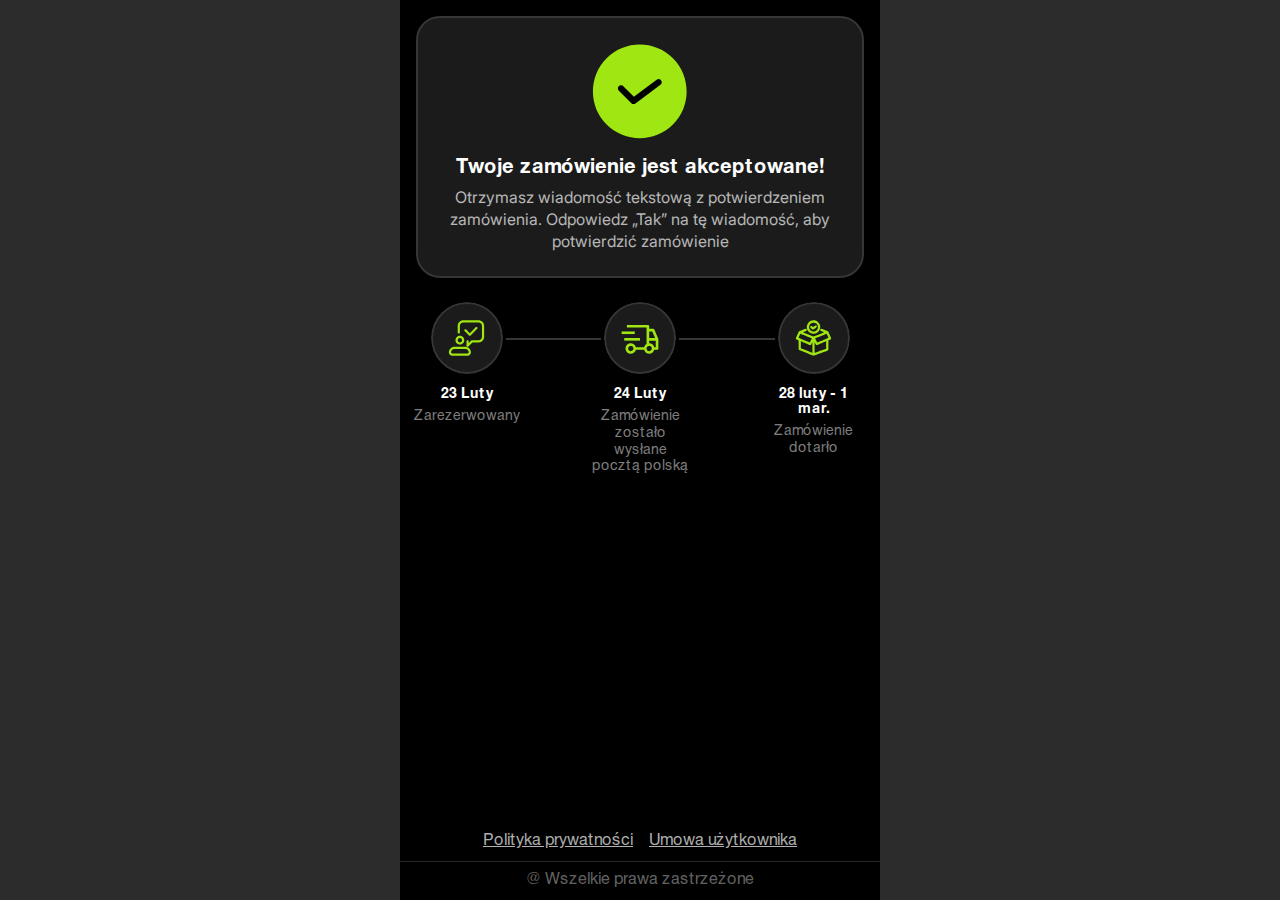
<file: success.html>
<!DOCTYPE html>
<html lang="en">
<head>
	<meta charset="UTF-8">
	<meta name="viewport" content="width=device-width, initial-scale=1.0">
	<title>Landing парфюм</title>
	<link rel="stylesheet" href="./styles.css">
</head>
<body>
	<div class="main_wrapper">
		<section class="success-hero">
			<div class="container">
				<div class="success-hero__inner">
					<img class="success-hero__img" src="./imgs/icons/success.svg" alt="success"/>
					<h1 class="success-hero__title">Twoje zamówienie jest akceptowane!</h1>
					<p class="success-hero__desc">Otrzymasz wiadomość tekstową z potwierdzeniem zamówienia. Odpowiedz „Tak” na tę wiadomość, aby potwierdzić zamówienie</p>
				</div>
			</div>
		</section>

		<section class="advantages">
			<div class="container">
				<div class="advantages__inner">
					<div class="advantages__hr"></div>

					<div class="advantages__item">
						<div class="advantages__item-img">
							<img src="./imgs/icons/advantages-1.svg" alt="advantages"/>
						</div>
						<div class="advantages__item-title">23 Luty</div>
						<div class="advantages__item-desc">Zarezerwowany</div>
					</div>

					<div class="advantages__item">
						<div class="advantages__item-img">
							<img src="./imgs/icons/advantages-2.svg" alt="advantages"/>
						</div>
						<div class="advantages__item-title">24 Luty</div>
						<div class="advantages__item-desc">Zamówienie zostało wysłane pocztą polską</div>
					</div>

					<div class="advantages__item">
						<div class="advantages__item-img">
							<img src="./imgs/icons/advantages-3.svg" alt="advantages"/>
						</div>
						<div class="advantages__item-title">28 luty - 1 mar. </div>
						<div class="advantages__item-desc">Zamówienie dotarło</div>
					</div>
				</div>
			</div>
		</section>

		<footer class="footer">
			<div class="footer__links">
				<a href="https://zestaw3.markowa-bielizna.store/police" class="footer__link">Polityka prywatności</a>
				<a href="https://zestaw3.markowa-bielizna.store/agreement" class="footer__link">Umowa użytkownika</a>
			</div>
			<div class="footer__copyright">@ Wszelkie prawa zastrzeżone</div>
		</footer>
	</div>
</body>
</html>
</file>
<file: styles.css>
@font-face {
	font-family: 'Helvetica Neue';
	src: url(./fonts/HelveticaNeueRegular.woff2) format('woff2'),
		url(./fonts/HelveticaNeueRegular.ttf) format('truetype');
	font-weight: 400;
}

@font-face {
	font-family: 'Helvetica Neue';
	src: url(./fonts/HelveticaNeueBold.woff2) format('woff2'),
		url(./fonts/HelveticaNeueBold.ttf) format('truetype');
	font-weight: 700;
}

@font-face {
	font-family: 'Helvetica Neue';
	src: url(./fonts/HelveticaNeueMedium.woff2) format('woff2'),
		url(./fonts/HelveticaNeueMedium.ttf) format('truetype');
	font-weight: 500;
}

@font-face {
	font-family: 'Inter';
	src: url(./fonts/Inter-Light.woff2) format('woff2'),
		url(./fonts/Inter-Light.ttf) format('truetype');
	font-weight: 300;
}

@font-face {
	font-family: 'Inter';
	src: url(./fonts/Inter-Regular.woff2) format('woff2'),
		url(./fonts/Inter-Regular.ttf) format('truetype');
	font-weight: 400;
}

@font-face {
	font-family: 'Inter';
	src: url(./fonts/Inter-SemiBold.woff2) format('woff2'),
		url(./fonts/Inter-SemiBold.ttf) format('truetype');
	font-weight: 600;
}

:root {
	--primary-font: 'Helvetica Neue', sans-serif;
	--secondary-font: 'Inter', sans-serif;

	--primary-light: #B7FF26;
	--primary-dark: #A0E612;
	--accent-text: #000;
}

* {
	margin: 0;
	padding: 0;
	box-sizing: border-box;
}

html {
	scroll-behavior: smooth;
}

body {
	max-width: 480px;
	width: 100%;

	margin: 0 auto;

	background: #2c2c2c;
	font-family: var(--primary-font);
	font-weight: 400;
	font-size: 15px;
	line-height: 100%;
	color: #fff;
	cursor: default;
}

a {
	color: inherit;
	text-decoration: none;
}

ul, ol, li {
	list-style: none;
}

.container {
	padding: 0 16px;
}

.main_wrapper {
	margin: 0 auto;
	max-width: 480px;
	width: 100%;

	background: #000;
	min-height: 100vh;

	display: flex;
	flex-direction: column;
}

.header:hover .header__content {
	animation-play-state: paused;
}

.header__wrapper {
	display: flex;
	gap: 12px;

	overflow: hidden;
	white-space: nowrap;

	background: #9FE612;
	color: var(--accent-text);

	padding: 13px 0px;
}

.header__content {
	display: flex;
	align-items: center;
	gap: 12px;

	will-change: transform;
	animation: scrolling 10s linear infinite;
}

.header__item {
	display: inline-block;
	font-size: 16px;
	font-weight: 400;
	line-height: 100%;
}

@keyframes marquee {
    0% { transform: translateX(100%); }
    100% { transform: translateX(-100%); }
}

@keyframes scroll-text {
  to { transform: translateX(-100%); }
}

@keyframes scrolling {
	0% {
		transform: translateX(0);
	}
	100% {
		transform: translateX(-100%);
	}
}


.hero__img-wrapper {
	position: relative;
}

.hero__img-wrapper::before {
	content: '';

	background: linear-gradient(180deg, #000200 -50%, rgba(0, 0, 0, 0) 100%);

	position: absolute;

	width: 100%;
	height: 44px;

	left: 0;
	right: 0;
	top: 0;
}

.hero__img {
	width: 100%;
	height: 100%;
	object-fit: cover;
	object-position: center;
}

.hero__content {
	position: relative;
	top: -8px;

	background: #000;
	z-index: 1;

	padding-top: 40px;
	padding-bottom: 23px;
}

.hero__price {
	outline: 2px solid var(--primary-light);
	display: inline-block;

	position: absolute;
	top: -31px;
	left: 50%;
	transform: translateX(-50%);

	border-radius: 5px;
}

.hero__price-wrapper {
	display: flex;
	align-items: center;
	gap: 10px;

	background: var(--primary-light);
	margin: 2px;

	border-radius: 5px;

	padding: 6px 10px;
}

.hero__price-col {
	display: flex;
	flex-direction: column;
	gap: 6px;
}

.hero__price-tag {

	display: flex;
	align-items: center;
	justify-content: center;

	padding:  1px;
	border-radius: 3px;

	font-size: 8px;
	font-weight: 400;

	background: #000;
	color: #fff;
}

.hero__price-old {
	font-weight: 400;
	font-size: 16px;
	text-decoration: line-through;
	color: rgba(0, 0, 0, 0.5);
	text-wrap: nowrap;

}

.hero__price-line {
	height: 30px;
	width: 1px;

	background: var(--primary-dark);
	flex-shrink: 0;
}

.hero__price-now {
	font-weight: 700;
	font-size: 36px;
	text-wrap: nowrap;
	color: #000;
}

.hero__title {
	font-weight: 700;
	font-size: 20px;
	line-height: 120%;
}

.hero__rating {
	display: flex;
	align-items: center;
	gap: 8px;

	margin-top: 8px;
}

.hero__rating-value {
	font-weight: 500;
	font-size: 16px;
	color: #fff;
}

.hero__rating-reviews {
	font-size: 15px;
	font-weight: 400;
	text-decoration: underline;

	color: rgba(255, 255, 255, 0.6)
}

.hero__cards {
	display: grid;
	grid-template-columns: repeat(2, 1fr);
	gap: 8px;

	margin-top: 20px;
}


.hero__card {
	display: flex;
	align-items: center;
	gap: 8px;

	position: relative;

	border: 1px solid #323431;
	border-radius: 8px;

	overflow: hidden;
}

.hero__card-img {
	position: relative;
	top: -1px;
	bottom: -1px;
	left: -1px;

	margin-bottom: -2px;
	padding: 7px;

	background: #242424;
	border: 1px solid #323431;
	border-radius: 8px;
}

.hero__card-img img {
	width: 24px;
	height: 24px;
	object-fit: contain;
	object-position: center;
}

.hero__card-desc {
	font-weight: 400;
	font-weight: 14;
	text-align: center;
}

.hero__btn {
	display: flex;
	align-items: center;
	justify-content: center;

	position: relative;

	margin-top: 20px;
	padding: 16px 0px;
	width: 100%;

	border: none;
	border-radius: 8px;
	background: var(--primary-dark);
	color: var(--accent-text);

	font-family: var(--primary-font);
	font-weight: 500;
	font-size: 20px;

	line-height: 120%;

	cursor: pointer;

	transition: 0.3s;
}

.hero__btn:hover {
	opacity: 0.8;
}

.hero__btn span {
	font-weight: 400;
	font-size: 20px;
	color: #5E8510;
	text-decoration: line-through;
}

.hero__btn--promocja::after {
	content: 'Promocja';

	position: absolute;
	top: -8px;
	right: 17px;

	padding: 4px;
	border-radius: 6px;

	font-weight: 400;
	font-size: 11px;
	line-height: 100%;

	color: #fff;
	background: #C03E3E;
}

.advantages__inner {
	display: flex;
	justify-content: space-between;

	position: relative;
}

.advantages__item {
	display: flex;
	flex-direction: column;
	align-items: center;
	text-align: center;

	width: 101px;

	z-index: 1;
}

.advantages__item-img {
	display: flex;
	align-items: center;
	justify-content: center;

	width: 72px;
	height: 72px;

	background: #1B1B1B;
	border: 2px solid #373535;
	outline: 3px solid #000;
	border-radius: 50%;
}

.advantages__item-title {
	margin-top: 13px;

	font-weight: 700;
	font-size: 14px;
}

.advantages__item-desc {
	margin-top: 7px;

	color: rgba(255, 255, 255, 0.5);

	font-weight: 400;
	font-size: 14px;
	line-height: 120%;
}

.advantages__hr {
	position: absolute;
	left: 20px;
	right: 20px;
	top: 36px;
	height: 2px;

	background: #373535;
}
.history {
	margin-top: 28px;
}

.history__item {
	background: #1B1B1B;
	border: 2px solid #373535;
	border-radius: 24px;

	overflow: hidden;
}

.history__item-img {
	width: 100%;
	aspect-ratio: 1;
	object-fit: cover;
	object-position: center;
}

.history__item-content {
	position: relative;

	padding: 20px;
}

.history__item-content::after {
	content: '';

	position: absolute;
	top: -14px;
	right: 22px;

	width: 53px;
	height: 53px;
	background-image: url(./imgs/icons/green-star.svg);
	background-repeat: no-repeat;
	background-size: contain;
}

.history__item-title {
	font-weight: 700;
	font-size: 20px;
}

.history__item-desc {
	margin-top: 14px;

	color: rgba(255, 255, 255, 0.7);

	font-family: var(--secondary-font);
	font-weight: 400;
	font-size: 14px;
	line-height: 137%;
	letter-spacing: 0.25px;
}

.desc {
	margin-top: 14px;

	position: relative;
}

.desc::before {
	content: '';

	position: absolute;
	top: 0;
	left: 0;
	right: 0;

	height: 98px;
	background: linear-gradient(180deg, #000000 0%, rgba(0, 0, 0, 0) 100%);
	;
}

.desc__img {
	width: 100%;
	object-fit: cover;
	object-position: center;
	aspect-ratio: 360/202;

}

.desc__title {
	margin-top: 24px;

	font-weight: 700;
	font-size: 20px;
	line-height: 100%;
	text-align: center;
}


.desc__options {
	margin-top: 20px;
}

.desc__item {
	display: flex;
	justify-content: space-between;
	padding-bottom: 12px;

	border-bottom: 1px solid #3B3D3B;
}

.desc__item:not(:first-child) {
	padding-top: 15px;
}

.desc__item:last-child {
	border: none;
}

.desc__item-title {
	display: flex;
	gap: 8px;


	font-family: var(--secondary-font);
	font-weight: 400;
	font-size: 14px;
	line-height: 100%;

	color: rgba(255, 255, 255, 0.7);
}

.desc__item-title::before {
	content: '';

	display: block;
	width: 14px;
	height: 14px;
	background-image: url(./imgs/icons/green-star.svg);
	background-repeat: no-repeat;
	background-size: contain;
}

.desc__item-span {
	font-family: var(--secondary-font);
	font-weight: 600;
	font-size: 14px;
	line-height: 100%;
	text-align: right;
}

.forwho {
	position: relative;

	margin-top: 14px;
	overflow: hidden;
}

.forwho__img {
	width: 575px;
	height: 382px;
	object-fit: cover;
	object-position: -85px center;
}

.forwho__card {
	position: absolute;
	bottom: 20px;
	left: 16px;
	right: 16px;

	display: flex;
	flex-direction: column;
	align-items: center;

	padding: 16px 20px;

	border: 1px solid #353535;
	border-radius: 20px;
	background: #1B1B1B;
}

.forwho__card-title {
	font-weight: 400;
	font-size: 16px;
	text-transform: uppercase;
	line-height: 120%;
}

.forwho__card-desc {
	margin-top: 8px;

	font-weight: 700;
	font-size: 16px;
	line-height: 115%;
	text-align: center;
}

.clients {
	margin-top: 32px;
}

.clients__title {
	font-weight: 700;
	font-size: 20px;
	line-height: 100%;
	text-align: center;
}

.clients__rating {
	display: flex;
	align-items: center;

	margin: 0 auto;

	width: fit-content;

	margin-top: 8px;
	padding: 0 0 0 12px;

	border: 1px solid #2E2F2E;
	border-radius: 20px;

	overflow: hidden;
}

.clients__rating-img {
	width: 88px;
}

.clients__rating-value {
	margin-left: 5px;

	color: #9FE612;

	font-weight: 700;
	font-size: 14px;
	line-height: 100%;
	letter-spacing: -1px;
}

.clients__rating-reviews {
	background: #242424;

	padding: 9px 11px;
	margin-left: 8px;

	font-weight: 400;
	font-size: 14px;
	line-height: 100%;
	letter-spacing: -0.25px;
}

.clients__splide {
	position: relative;
	margin-top: 16px;
}

.clients__list {

}

.clients__slide {
	width: 300px;
	height: fit-content;

	padding: 16px 8px 8px;

	border-radius: 20px;
	background: #1B1B1B;
}

.clients__slide-header-img {
	width: 48px;
	height: 48px;
	object-fit: cover;
	object-position: center;
	border-radius: 50%;
}

.clients__slide-header {
	display: flex;
	align-items: center;

	padding: 0px 8px;
}

.clients__slide-info {
	margin-left: 16px;
}

.clients__slide-name {
	font-family: var(--secondary-font);
	font-weight: 600;
	font-size: 14px;
	line-height: 100%;

	color: #fff;
}

.clients__slide-city {
	margin-top: 5px;

	font-family: var(--secondary-font);
	font-weight: 400;
	font-size: 14px;
	line-height: 100%;

	color: rgba(255, 255, 255, 0.7);
}

.clients__slide-stars {
	width: 88px;

	margin-left: auto;
}

.clients__slide-content {
	display: flex;
	flex-direction: column;

	margin-top: 12px;

}

.clients__slide-p {
	font-family: var(--secondary-font);
	font-weight: 400;
	font-size: 16px;
	line-height: 20px;

	margin: 0 8px 12px;
	padding-top: 8px;

	border-top: 1px solid #292929;
}

.clients__slide-img {
	margin-top: auto;

	width: 100%;
	border-radius: 16px;

	aspect-ratio: 3 / 4;

	object-fit: cover;
	object-position: center;
}

.banners {
	position: relative;
	overflow: hidden;
	height: 200px;
}

.banners__line {
	display: flex;
	align-items: center;
	gap: 12px;

	background: #9FE612;
	padding: 6px;

	box-shadow: 0px 4px 4px 0px #00000040;

	position: absolute;
}

.banners__line:nth-child(1) {
	transform: rotate(-11.5deg);
	left: -96px;
	top: 24%;
}

.banners__line:nth-child(2) {
	transform: rotate(13.5deg);
	left: -152px;
	top: 38%;
}

.banners__line-item {
	font-weight: 400;
	font-size: 14px;
	line-height: 100%;
	color: #000;
	text-wrap: nowrap;
	white-space: nowrap;
}

.banners__line img{
	width: 12px;
	height: 12px;
	object-fit: contain;
	object-position: center;
}

.catalog {
	margin-top: -64px;
}

.catalog__title {
	margin-left: 16px;

	font-weight: 700;
	font-size: 20px;
	line-height: 100%;
	text-transform: uppercase;
}

.catalog__cards {
	display: grid;
	grid-template-columns: repeat(2, 1fr);
	gap: 8px;

	margin-top: 20px;
}

.catalog__card {
	padding: 4px;

	border-radius: 16px;
	border: 1px solid #353535;

	background: #1B1B1B;
}

.catalog__card-img {
	border-radius: 12px;
	aspect-ratio: 152/138;
	width: 100%;

	object-fit: cover;
	object-position: center;
}

.catalog__card-title {
	margin-top: 10px;

	font-family: var(--secondary-font);
	font-weight: 600;
	font-size: 16px;
	line-height: 20px;
	text-align: center;
}

.catalog__card-desc {
	text-align: center;
	font-family: var(--secondary-font);
	font-size: 12px;
	line-height: 20px;
	font-weight: 300;
}

.catalog__card-price {
	margin-top: 2px;

	text-align: center;
	font-family: var(--secondary-font);
	font-weight: 600;
	font-size: 20px;
	line-height: 20px;

	color: var(--primary-light);
}

.catalog__card-price span:nth-child(2) {
	font-size: 14px;
	color: #fff;
	text-decoration: line-through;
	font-weight: 400;
}

.catalog__card-btn {
	margin-top: 10px;

	display: flex;
	align-items: center;
	justify-content: center;

	border-radius: 12px;
	padding: 12px 9px;
	width: 100%;

	background: #fff;
	color: #000;
	border: 1px solid black;

	font-family: var(--primary-font);
	font-weight: 500;
	font-size: 14px;
	line-height: 100%;
	letter-spacing: -0.5px;
	text-decoration: none;
	text-align: center;

	cursor: pointer;

	transition: background 0.3s;
}

.catalog__card-btn:hover {
	background: var(--primary-dark);
}

.order {
	margin-top: 38px;
}

.order__title {
	text-align: center;
	font-weight: 700;
	font-size: 20px;
	line-height: 100%;
	text-transform: uppercase;
	color: #fff;
}

.order__cards {
	margin-top: 14px;

	display: flex;
	flex-direction: column;
	gap: 8px;
}

.order__card {
	display: flex;
	align-items: center;
	gap: 16px;

	padding: 6px;
	padding-right: 24px;

	border-radius: 20px;
	border: 1px solid #353535;
	background: #1B1B1B;
}

.order__card:nth-child(2n) {
	flex-direction: row-reverse;
	padding-right: 6px;
	padding-left: 24px;
}

.order__card-img {
	border-radius: 16px;
	width: 110px;

	aspect-ratio: 1;
	object-fit: cover;
	object-position: center;
}

.order__card-title {
	color: rgba(255, 255, 255, 0.4);

	font-weight: 400;
	font-size: 16px;
	line-height: 100%;
}

.order__card-desc {
	color: #fff;

	font-weight: 700;
	font-size: 16px;
	line-height: 120%;

	margin-top: 8px;
}

.cart {
	margin-top: 32px;
	padding: 20px 0px 16px;

	background: #242424;
}

.cart__title {
	text-align: center;
	font-weight: 700;
	font-size: 20px;
	line-height: 100%;
	text-transform: uppercase;
	color: #fff;
}

.cart__list {
	margin-top: 24px;
}

.cart__item {
	display: grid;
	grid-template-columns: 88px 1fr;
	gap: 12px;

	padding-bottom: 16px;
	margin-bottom: 16px;
	border-bottom: 1px solid #3D3D3D;
}


.cart__item-img {
	width: 88px;

	aspect-ratio: 1;
	border-radius: 8px;
}

.cart__item-title {
	font-weight: 500;
	font-size: 16px;
	line-height: 100%;
	text-transform: uppercase;
}

.cart__item-info {
	display: flex;
	justify-content: space-between;
	align-items: flex-end;
}

.cart__item-price {
	margin-top: 4px;

	font-family: var(--secondary-font);
	font-weight: 600;
	font-size: 20px;
	line-height: 20px;
	color: #fff;
}

.cart__item-price span {
	font-size: 16px;
	text-decoration: line-through;

	color: #878787;
}

.cart__item-size {
	font-family: var(--secondary-font);
	font-weight: 300;
	font-size: 12px;
	line-height: 20px;
	color: #fff;
}

.cart__item-amount {
	display: flex;
	justify-content: space-between;
	align-items: center;

	margin-top: 8px;

	border-radius: 8px;
	border: 1px solid #3d3d3d;
}

.cart__item-minus {
	display: flex;
	justify-content: center;
	align-items: center;

	border-radius: 8px;
	border: 1px solid #1B1B1B;
	background: #41423E;

	font-family: var(--primary-font);
	font-weight: 500;
	font-size: 32px;
	line-height: 100%;
	text-align: center;

	color: #9FE612;

	width: 77px;
	height: 34px;

	cursor: pointer;

	transition: opacity 0.3s;
}

.cart__item-minus:hover {
	opacity: 0.8;
}

.cart__item-plus {
	display: flex;
	justify-content: center;
	align-items: center;

	border-radius: 8px;
	border: 1px solid #1B1B1B;
	background: #41423E;

	font-family: var(--primary-font);
	font-weight: 500;
	font-size: 32px;
	line-height: 100%;
	text-align: center;

	background: var(--primary-dark);
	color: #000;

	width: 77px;
	height: 34px;

	cursor: pointer;

	transition: opacity 0.3s;
}

.cart__item-plus:hover {
	opacity: 0.8;
}

.cart__item-count {
	font-family: var(--secondary-font);
	font-weight: 600;
	font-size: 18px;
	line-height: 20px;
}

.cart__total {
	display: flex;
	justify-content: space-between;
	align-items: flex-end;
	gap: 12px;
}

.cart__total-title {
	font-weight: 400;
	font-size: 16px;
	line-height: 100%;
}

.cart__total-price {
	font-family: var(--secondary-font);
	font-weight: 600;
	font-size: 20px;
	line-height: 20px;

	color: var(--primary-light);
}

.cart__total-price-old {
	font-size: 14px;
	font-weight: 400;
	text-decoration: line-through;

	color: #fff;
}

.order-form {
	background: #1B1B1B;
	padding: 24px 0px 20px;
}

.order-form__form {

}

.order-form__field {
	padding: 12px;
	margin-bottom: 8px;
	width: 100%;

	border: 1px solid #FFFFFF26;
	border-radius: 8px;

	font-family: var(--primary-font);
	font-weight: 500;
	font-size: 16px;
	line-height: 100%;

	color: #fff;
	background: transparent;
}

.order-form__field::placeholder {
	font-family: var(--primary-font);
	font-weight: 500;
	font-size: 16px;
	line-height: 100%;

	color: #FFFFFF80;
}

.order-form__btn {
	display: flex;
	align-items: center;
	justify-content: center;

	margin-top: 16px;
	padding: 16px 0px;
	width: 100%;

	border: none;
	border-radius: 8px;

	background: var(--primary-dark);
	color: var(--accent-text);

	font-family: var(--primary-font);
	font-weight: 500;
	font-size: 20px;
	line-height: 120%;

	cursor: pointer;

	transition: opacity 0.3s;
}

.order-form__btn:hover {
	opacity: 0.8;
}

.order-form__price-old {
	color: #00000080;
	text-decoration: line-through;
}

.footer {
	margin-top: auto;
}

.footer__links {
	display: flex;
	justify-content: center;
	gap: 16px;

	padding: 12px 0;
	border-bottom: 1px solid #FFFFFF26;
}

.footer__link {
	font-family: var(--primary-font);
	font-weight: 400;
	font-size: 16px;
	line-height: 100%;
	text-align: center;
	text-decoration: underline;

	color: #FFFFFFB2;

	transition: color 0.3s;
}

.footer__link:hover {
	color: #fff;
}

.footer__copyright {
	padding: 10px 0 12px;

	font-weight: 400;
	font-size: 16px;
	line-height: 100%;
	text-align: center;

	color: #FFFFFF66;
}

.success-hero {
	padding-top: 16px;
	margin-bottom: 24px;
}

.success-hero__inner {
	display: flex;
	flex-direction: column;
	align-items: center;

	padding: 24px 16px;

	background: #1B1B1B;
	border: 2px solid #373535;
	border-radius: 24px;
}

.success-hero__img {
	width: 100px;
	height: 100px;
	object-fit: contain;
	object-position: center;
}

.success-hero__title {
	margin-top: 16px;

	font-family: var(--primary-font);
	font-weight: 700;
	font-size: 20px;
	line-height: 100%;
	text-align: center;
}

.success-hero__desc {
	margin-top: 8px;

	font-family: var(--secondary-font);
	font-weight: 400;
	font-size: 16px;
	line-height: 22px;
	text-align: center;


	color: #FFFFFFB2;
}

@media (max-width: 359px) {
	.cart__item-count {
		font-size: 14px;
	}

	.cart__item-plus,
	.cart__item-minus {
		font-size: 26px;
		width: 60px;
	}

	.cart__item-title {
		font-size: 14px;
	}
}

.back-button {
	position: absolute;
	top: 0;
	bottom: 0;
	left: 2px;

	width: 100px;

	background-color: black;

	cursor: pointer;
	opacity: 0;
	transition: opacity 0.3s;

	z-index: 1;
}
</file>
